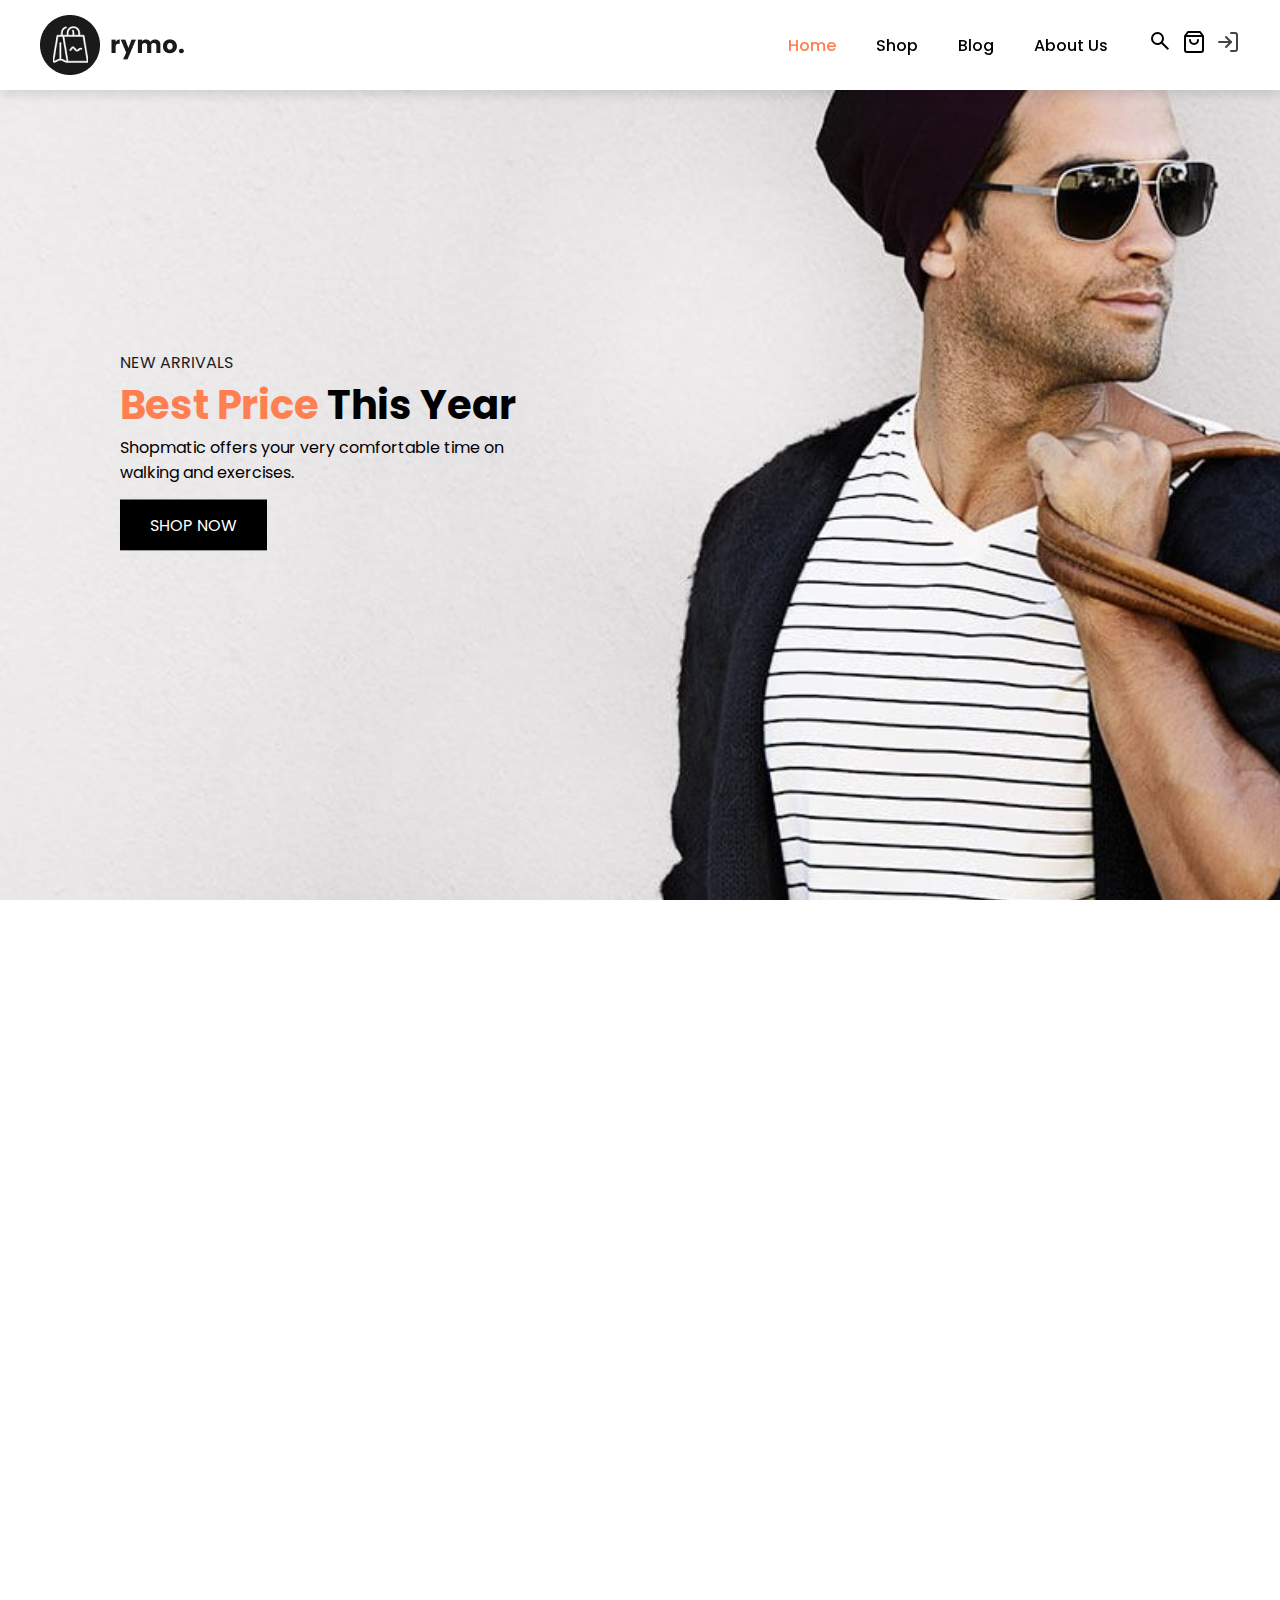
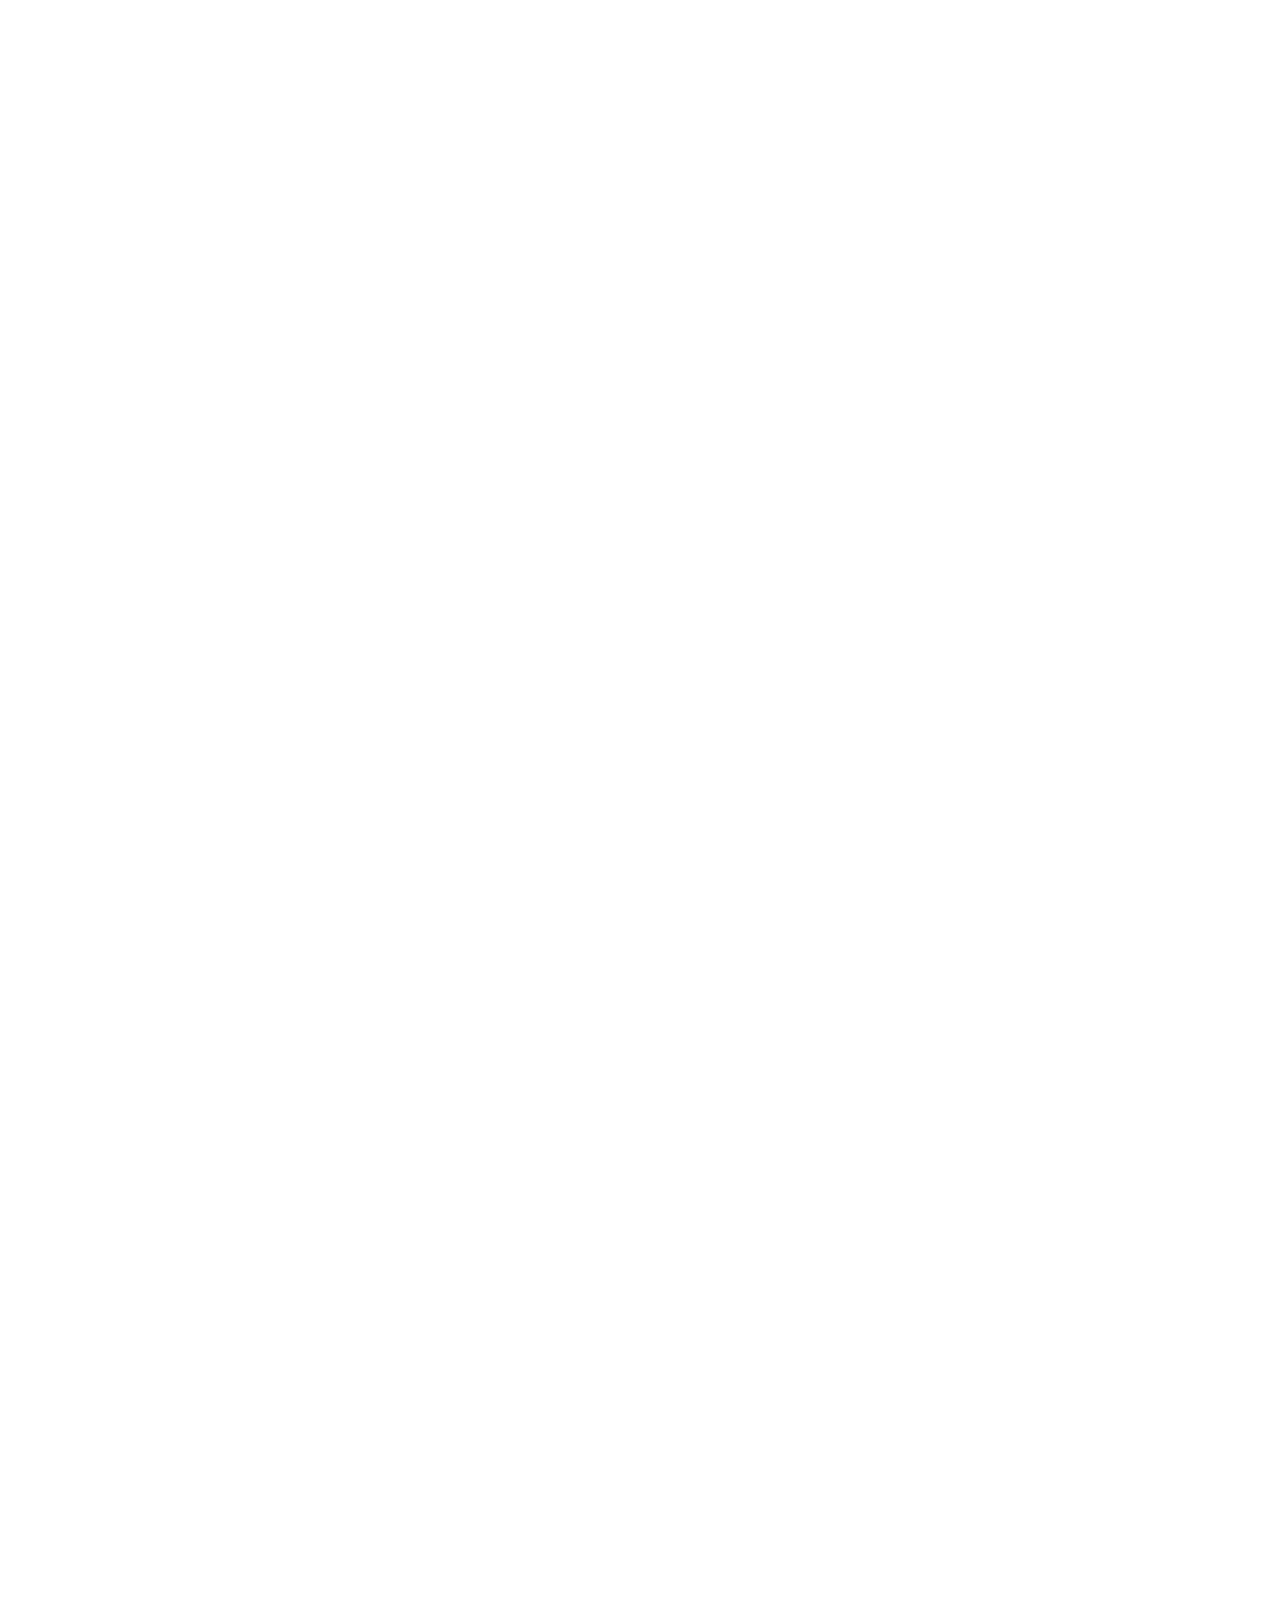
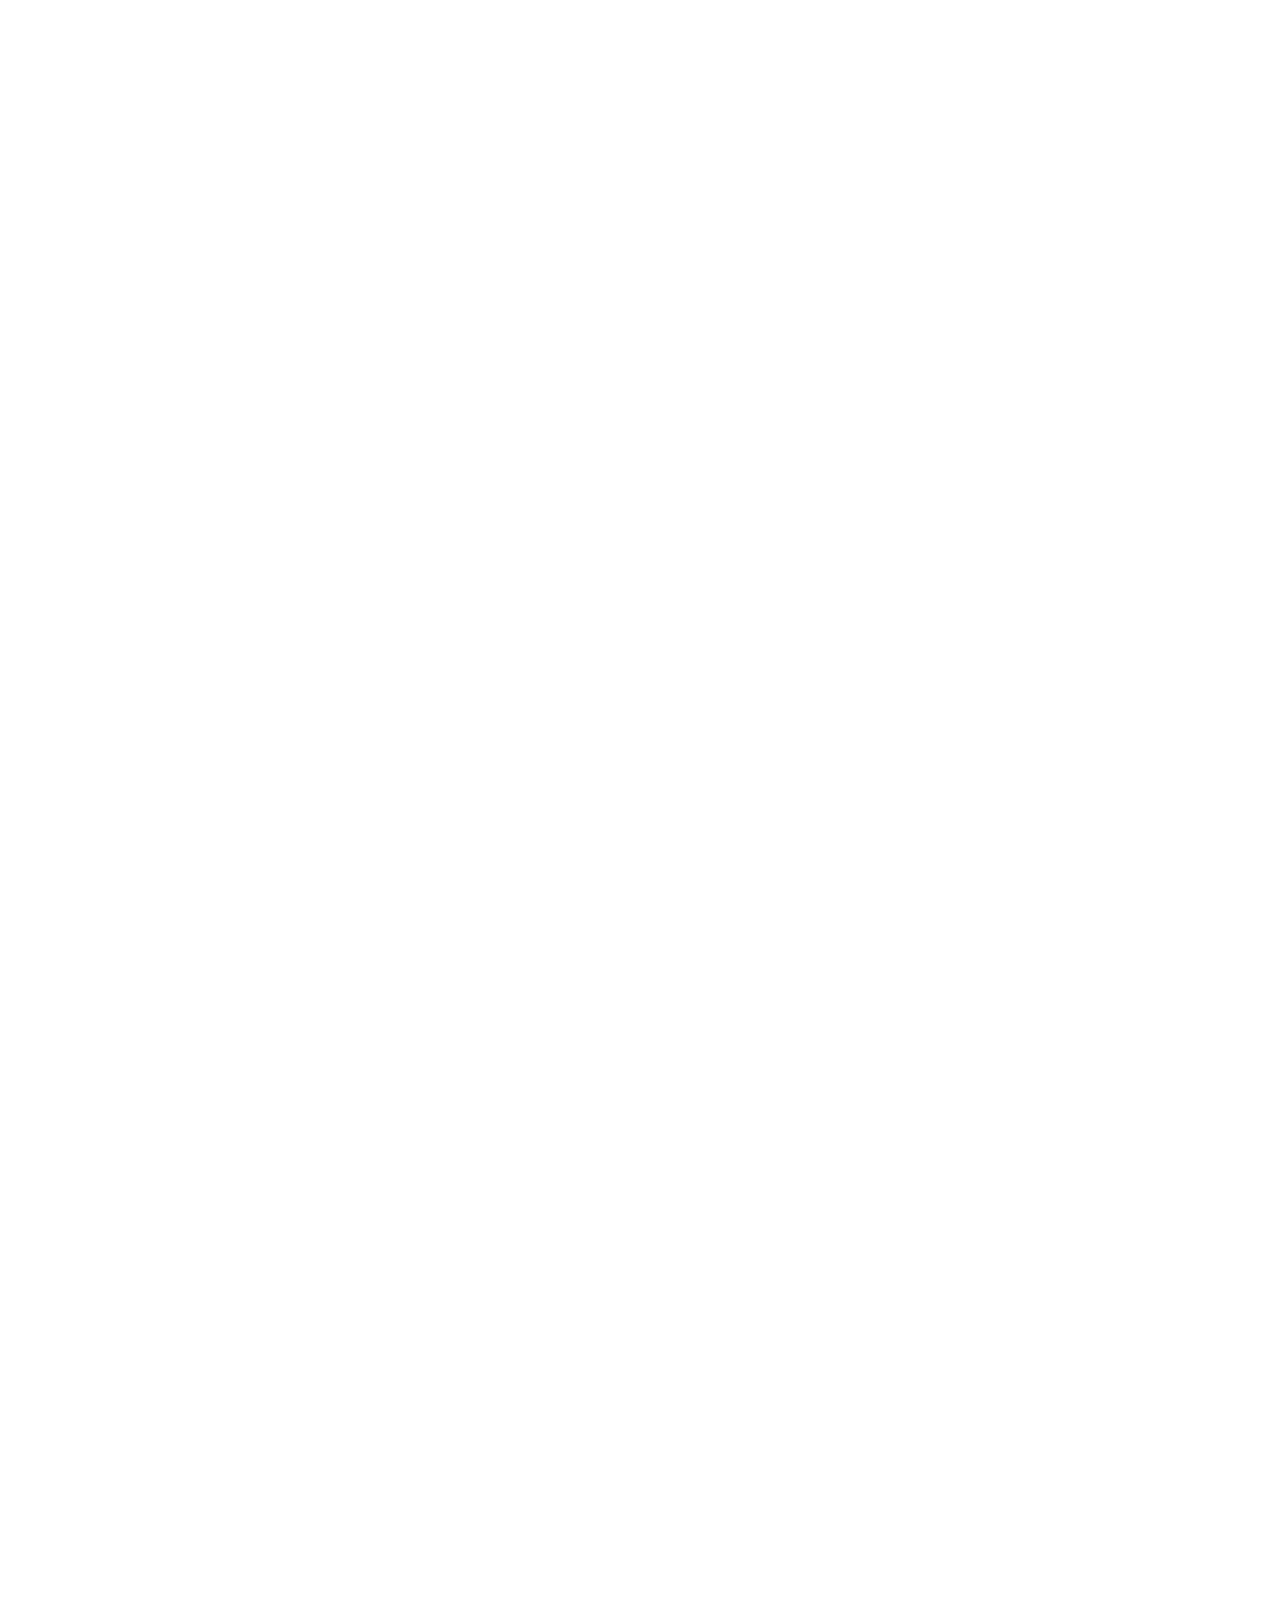
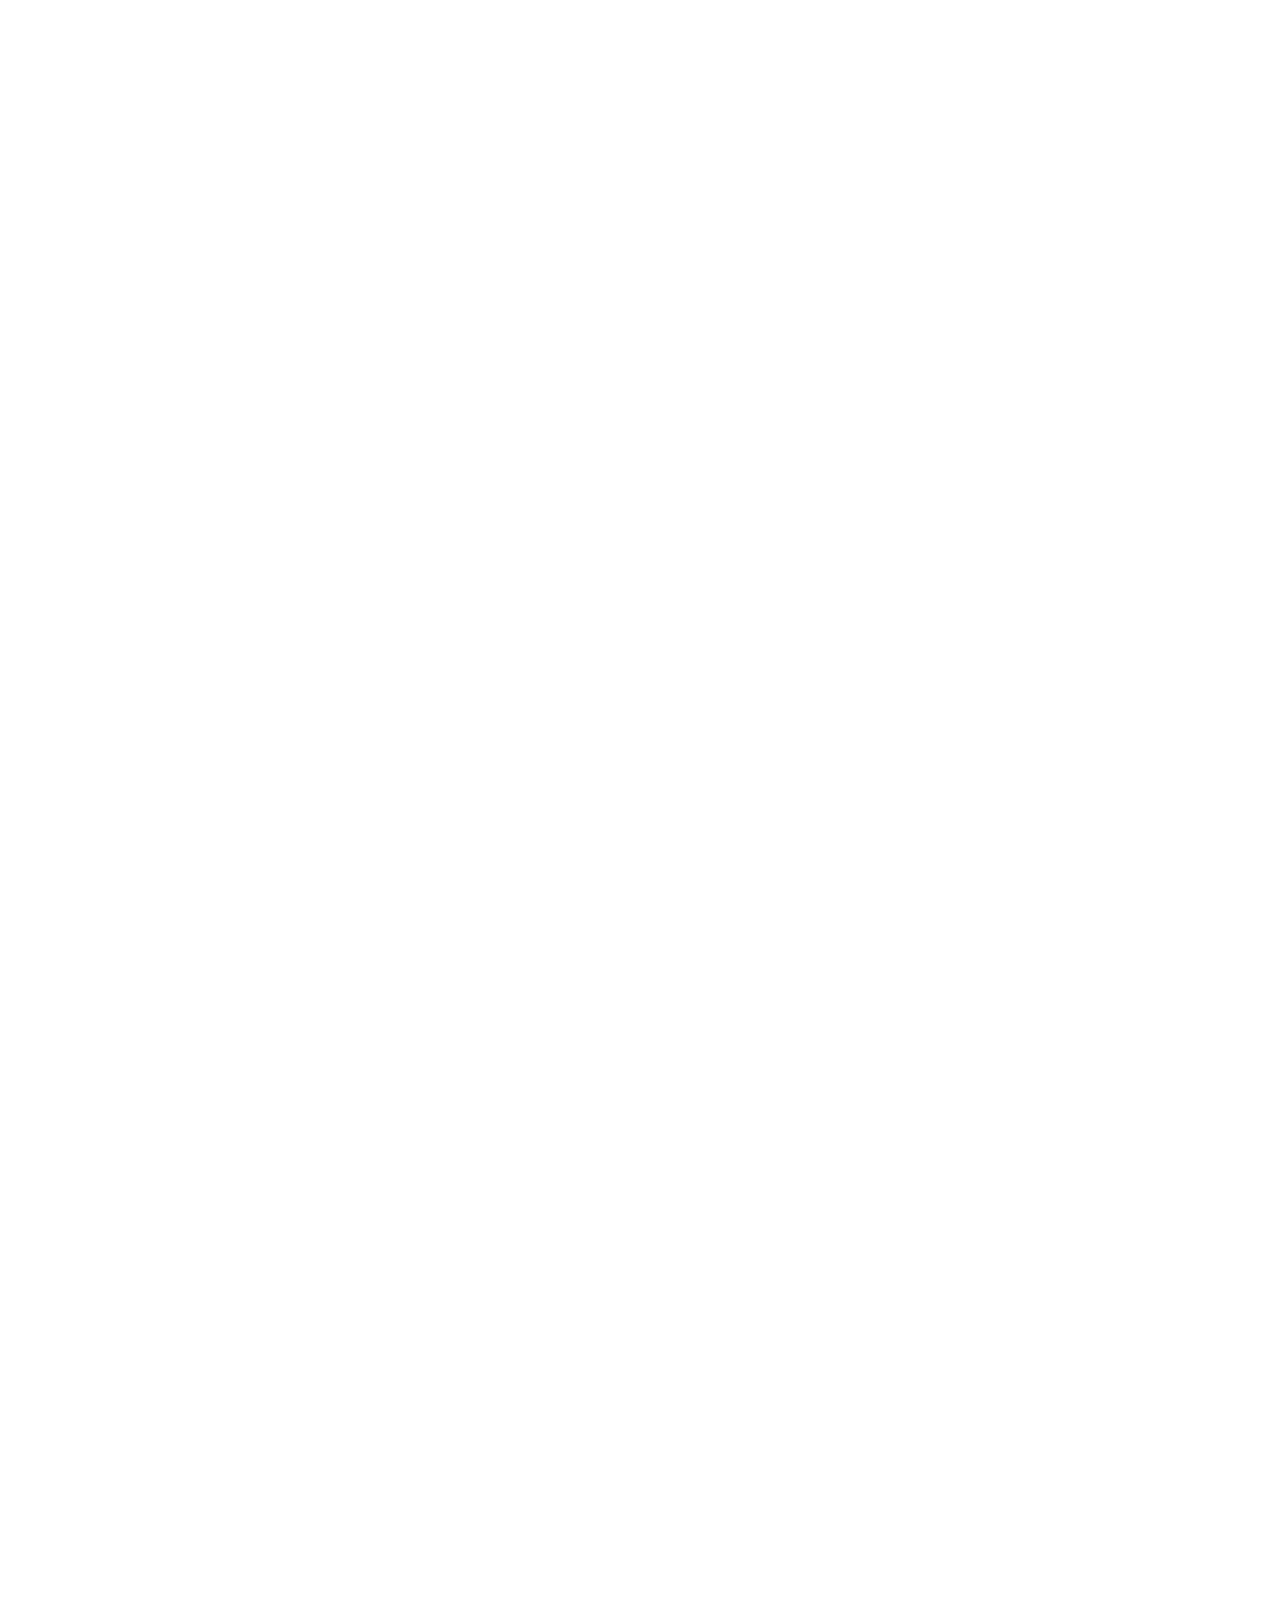
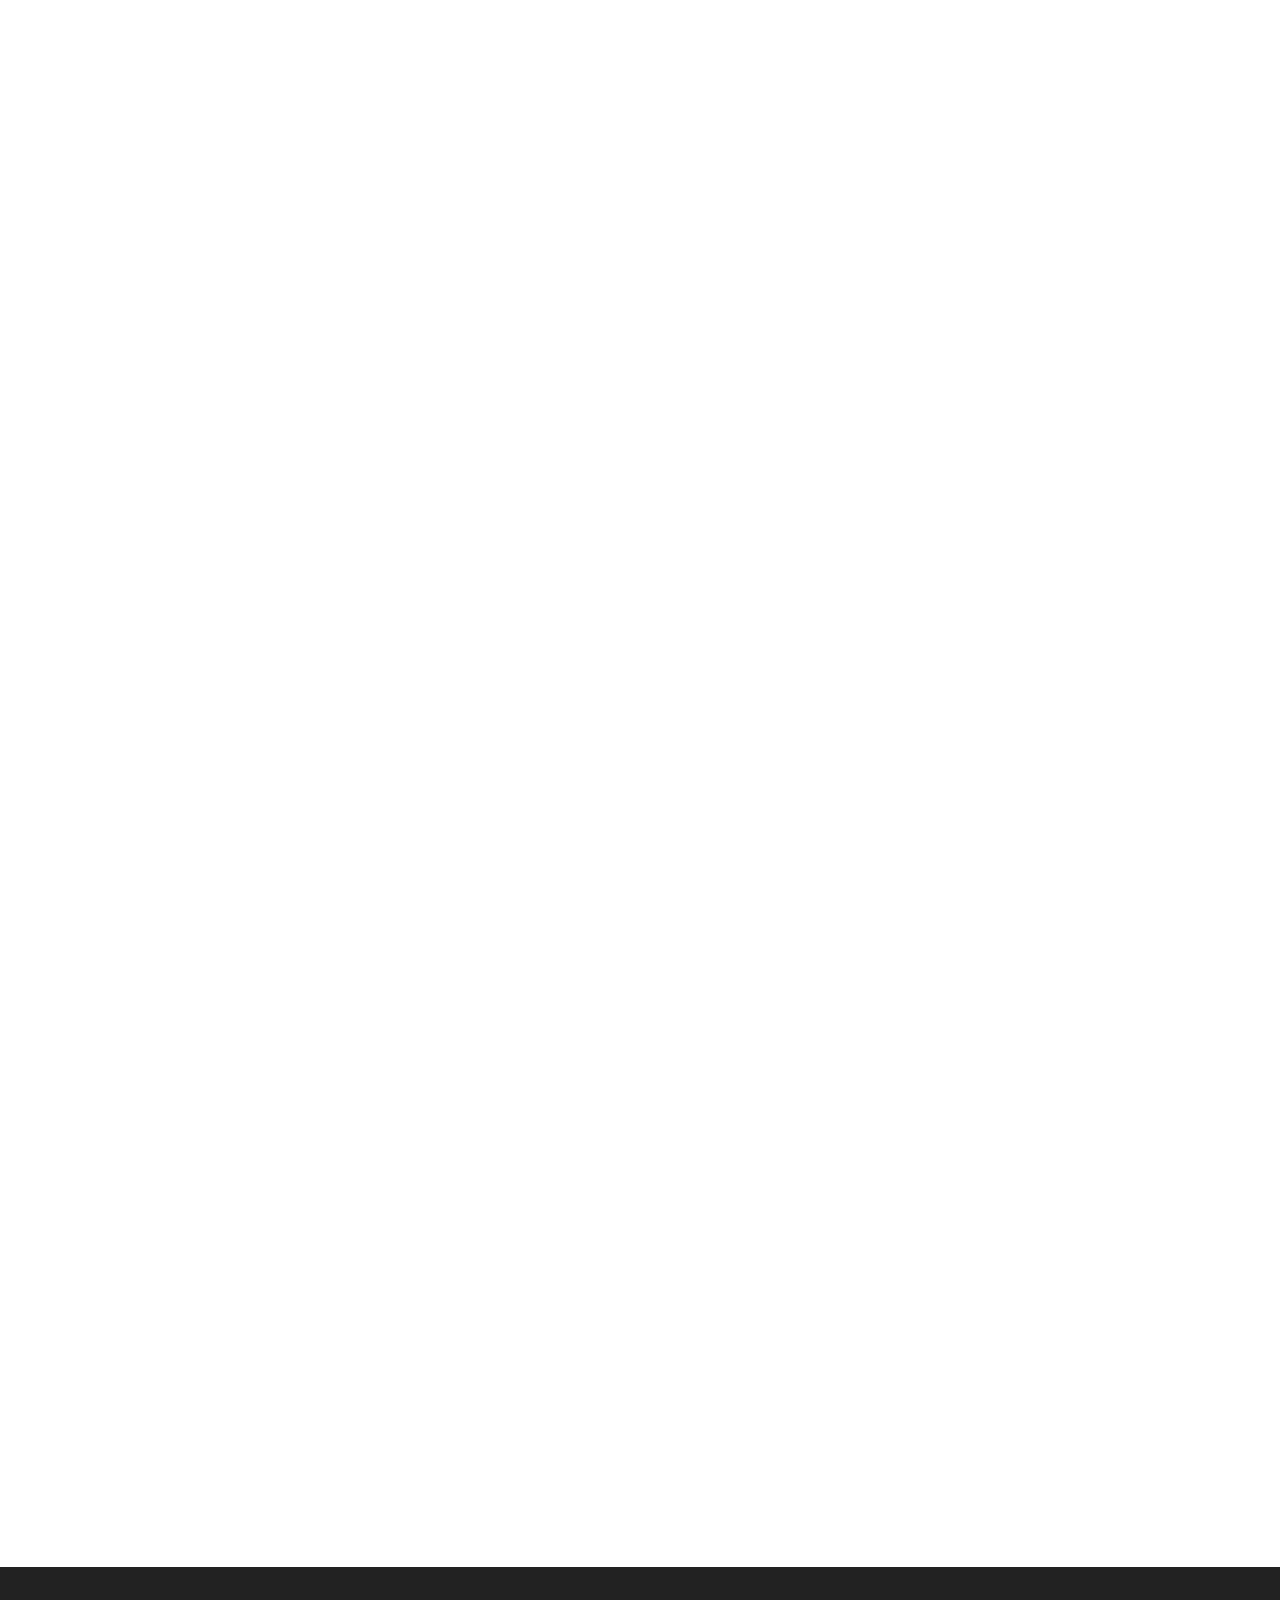
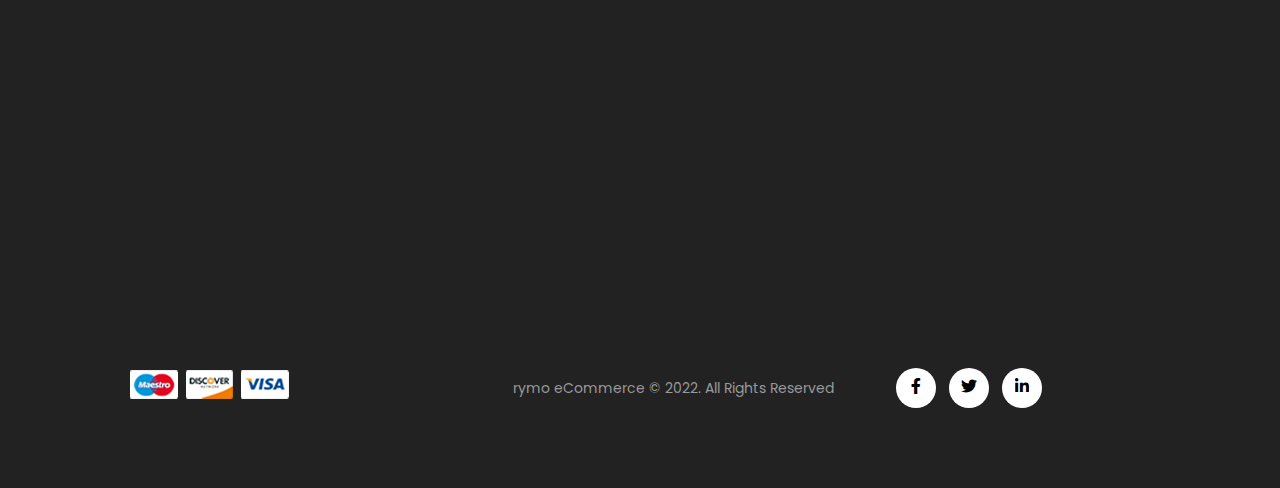
<file: index.html>
<!DOCTYPE html>
<html lang="en">
<head>
    <meta charset="UTF-8">
    <meta name="viewport" content="width=device-width, initial-scale=1.0, maximum-scale= 1.0, user-scalable= 
    no">
    <link rel="stylesheet" href="style.css">
    <link href='https://unpkg.com/boxicons@2.1.4/css/boxicons.min.css' rel='stylesheet'>
    <link rel="stylesheet" href="fontawesome-free-6.4.2-web/css/all.css">
    <link rel="stylesheet" href="https://cdn.jsdelivr.net/npm/bootstrap-icons@1.11.3/font/bootstrap-icons.min.css">
    <link rel="stylesheet" href="https://unpkg.com/aos@next/dist/aos.css"/>
    <title>rymo e-commerce</title>
</head>
<body>
    <div id="search-bar">
        <input type="text" id="search-input" required placeholder="Search...">
        <button id="search-button">
            <svg stroke="currentColor" fill="currentColor" stroke-width="0" viewBox="0 0 512 512" font-size="20" height="1em" width="1em" xmlns="http://www.w3.org/2000/svg">
                <path fill="none" stroke-miterlimit="10" stroke-width="32" d="M221.09 64a157.09 157.09 0 10157.09 157.09A157.1 157.1 0 00221.09 64z"></path>
                <path fill="none" stroke-linecap="round" stroke-miterlimit="10" stroke-width="32" d="M338.29 338.29L448 448"></path>
            </svg>
        </button>
    </div>
    <div id="section1">
        <div id="sidebar">
            <ul>
                <li onclick="HidesideBar()" class="close-sidebar"><svg xmlns="http://www.w3.org/2000/svg" height="30px" viewBox="0 -960 960 960" width="30px" fill="black"><path d="m256-200-56-56 224-224-224-224 56-56 224 224 224-224 56 56-224 224 224 224-56 56-224-224-224 224Z"/></svg></li>
                <li><a href="#section1" onclick="togglesiebar()" class="active">Home</a></li>
                <li><a href="shop.html" onclick="togglesiebar()">Shop</a></li>
                <li><a href="blog.html" onclick="togglesiebar()">Blog</a></li>
                <li><a href="" onclick="togglesiebar()">About Us</a></li>
                <hr>
                <li><a href="login.html" onclick="togglesiebar()">Log in</a></li>
            </ul>
        </div>
        <nav>
            <div class="logo">
                <i class="fa-solid fa-bars" onclick="showsideBar()"></i>
                <img src="img/logo1.png" alt="">
            </div>
            <span>
                <ul>
                    <li><a href="" class="active">Home</a></li>
                    <li><a href="shop.html">Shop</a></li>
                    <li><a href="blog.html">Blog</a></li>
                    <li><a href="">About Us</a></li>
                </ul>
                <div class="icon-wrapper">
                    <i class="search-icon">
                        <svg xmlns="http://www.w3.org/2000/svg" height="24px" viewBox="0 -960 960 960" width="24px" fill="black"><path d="M784-120 532-372q-30 24-69 38t-83 14q-109 0-184.5-75.5T120-580q0-109 75.5-184.5T380-840q109 0 184.5 75.5T640-580q0 44-14 83t-38 69l252 252-56 56ZM380-400q75 0 127.5-52.5T560-580q0-75-52.5-127.5T380-760q-75 0-127.5 52.5T200-580q0 75 52.5 127.5T380-400Z"/></svg>
                    </i>
                    <div class="cart-count-wrapper">
                        <svg xmlns="http://www.w3.org/2000/svg" width="24px" height="24px" fill="none" stroke="currentColor" stroke-width="2" stroke-linecap="round" 
                        stroke-linejoin="round" class=" feather-shopping-bag" id="cart-icon"><path d="M6 2L3 6v14a2 2 0 002 2h14a2 2 0 002-2V6l-3-4zM3 6h18M16 10a4 4 0 01-8 
                        0"></path></svg>
                        <span id="cart-count">0</span>
                    </div>
                    <div class="exit-icon">
                        <svg stroke="currentColor" onclick="window.location.href='login.html'" height="24px" width="24px" fill="none" stroke-width="2" viewBox="0 0 24 24" stroke-linecap="round" stroke-linejoin="round" height="1em" color="#444" width="1em" xmlns="http://www.w3.org/2000/svg" style="color: rgb(68, 68, 68);"><path d="M15 3h4a2 2 0 0 1 2 2v14a2 2 0 0 1-2 2h-4"></path><polyline points="10 17 15 12 10 7"></polyline><line x1="15" y1="12" x2="3" y2="12"></line></svg>
                    </div>
                </div>  
            </span>
        </nav>
        <div class="home">
            <div class="text">
                <h5>NEW ARRIVALS</h5>
                <h1><span>Best Price </span>This Year</h1>
                <p>Shopmatic offers your very comfortable time on walking and exercises.</p> 
                <button onclick="window.location.href = 'shop.html'" data-aos="zoom-in">Shop Now</button>
            </div>
        </div>
    </div>
    <div id="section2" data-aos="fade-up">
        <div class="brand-container">
            <div class="brand">
                <img src="img/brand/1.png" alt="">    
            </div>
            <div class="brand">
                <img src="img/brand/2.png" alt="">    
            </div>
            <div class="brand">
                <img src="img/brand/3.png" alt="">    
            </div>
            <div class="brand">
                <img src="img/brand/4.png" alt="">    
            </div>
            <div class="brand">
                <img src="img/brand/5.png" alt="">    
            </div>
            <div class="brand"> 
                <img src="img/brand/6.png" alt="">    
            </div>
        </div>
        <div class="new-container">
            <div class="new one">
                <div class="img-wrapper">
                    <img src="img/new/1.jpg" alt="">
                </div>
                <div class="text">
                    <h2>Extreme Rare Sneakers</h2>
                    <button class="shop-btn" onclick="window.location.href = 'shop.html'">SHOP NOW</button>
                </div>
            </div>
            <div class="new">
                <div class="img-wrapper">
                    <img src="img/new/2.jpg" alt="">
                </div>
                <div class="text">
                    <h2>Awesome Blank Outfit</h2> 
                    <button class="shop-btn" onclick="window.location.href = 'shop.html'">SHOP NOW</button>
                </div>
            </div>
            <div class="new three">
                <div class="img-wrapper">
                    <img src="img/watches/2.jpg" alt="">
                </div>
                <div class="text">
                    <h2>Sportwear upto 50% Off</h2>
                    <button class="shop-btn" onclick="window.location.href = 'shop.html'">SHOP NOW</button>
                </div>
            </div>
        </div> 
    </div>
    <div id="section3">
        <section class="products">
            <h2 data-aos="fade-down">Our Featured</h2>
            <p data-aos="fade-down">Here you can check out our newproducts with fair price on rymo.</p>
            <div class="product-wrapper" style="overflow: hidden !important;">
                <div class="product" data-id="27" data-aos="fade-up">
                    <img src="img/featured/1.jpg" alt="" class="product-img">
                    <i class="fa fa-eye view" data-id="27"></i>
                    <span>
                        <i class="fa fa-star"></i>
                        <i class="fa fa-star"></i>
                        <i class="fa fa-star"></i>
                        <i class="fa fa-star"></i>
                        <i class="fa fa-star"></i>
                    </span>
                    <p class="product-title">Sport Boots</p>
                    <h4 class="product-price">$123.00</h4>
                    <button class="add-cart">BUY NOW</button>
                </div>
                <div class="product" data-id="28" data-aos="fade-up">
                    <img src="img/featured/2.jpg" alt="" class="product-img">
                    <i class="fa fa-eye view" data-id="28"></i>
                    <span>
                        <i class="fa fa-star"></i>
                        <i class="fa fa-star"></i>
                        <i class="fa fa-star"></i>
                        <i class="fa fa-star"></i>
                        <i class="fa fa-star"></i>
                    </span>
                    <p class="product-title">Casual Shoes</p>
                    <h4 class="product-price">$140.00</h4>
                    <button class="add-cart">BUY NOW</button>
                </div>
                <div class="product" data-id="29" data-aos="fade-up">
                    <img src="img/featured/3.jpg" alt="" class="product-img">
                    <i class="fa fa-eye view" data-id="29"></i>
                    <span>
                        <i class="fa fa-star"></i>
                        <i class="fa fa-star"></i>
                        <i class="fa fa-star"></i>
                        <i class="fa fa-star"></i>
                        <i class="fa fa-star"></i>
                    </span>
                    <p class="product-title">Casual Backpack</p>
                    <h4 class="product-price">$95.00</h4>
                    <button class="add-cart">BUY NOW</button>
                </div>
                <div class="product" data-id="30" data-aos="fade-up">
                    <img src="img/featured/4.jpg" alt="" class="product-img">
                    <i class="fa fa-eye view" data-id="30"></i>
                    <span>
                        <i class="fa fa-star"></i>
                        <i class="fa fa-star"></i> 
                        <i class="fa fa-star"></i>
                        <i class="fa fa-star"></i>
                        <i class="fa fa-star"></i>
                    </span>
                    <p class="product-title">Comfy Knit Cap</p>
                    <h4 class="product-price">$25.99</h4>
                    <button class="add-cart">BUY NOW</button>
                </div>
            </div>
        </section>
    </div>
    <div id="section4">
        <div class="text">
            <h2 data-aos="fade-right">MID SEASONS'S SALE</h2>
            <h1 data-aos="fade-up">Autumn Collection <br>
            UP TO 20% OFF</h1>
            <button class="shop-btn" onclick="window.location.href='shop.html'" data-aos="fade-up">SHOP NOW</button>
        </div>
    </div>
    <div id="section5">
        <section class="products">
            <h2 data-aos="fade-down">Dresses & Jumpsuits</h2>
            <p data-aos="fade-down">Check out Rymo's collection of dresses and jumpsuits at a fair price.</p>
            <div class="product-wrapper">
                <div class="product" data-id="31" data-aos="fade-up">
                    <img src="img/clothes/1.jpg" alt="" class="product-img">
                    <i class="fa fa-eye view" data-id="31"></i>
                    <span>
                        <i class="fa fa-star"></i>
                        <i class="fa fa-star"></i>
                        <i class="fa fa-star"></i>
                        <i class="fa fa-star"></i>
                        <i class="fa-solid fa-star-half-stroke"></i>
                    </span>
                    <p class="product-title">Sleeveless Jumpsuit</p>
                    <h4 class="product-price">$123.00</h4>
                    <button class="add-cart">BUY NOW</button>
                </div>
                <div class="product" data-id="32" data-aos="fade-up">
                    <img src="img/clothes/2.jpg" alt="" class="product-img">
                    <i class="fa fa-eye view" data-id="32"></i>
                    <span>
                        <i class="fa fa-star"></i>
                        <i class="fa fa-star"></i>
                        <i class="fa fa-star"></i>
                        <i class="fa fa-star"></i>
                        <i class="fa fa-star"></i>
                    </span>
                    <p class="product-title">Sheath Dress</p>
                    <h4 class="product-price">$80.00</h4>
                    <button class="add-cart">BUY NOW</button>
                </div>
                <div class="product" data-id="33" data-aos="fade-up">
                    <img src="img/clothes/3.jpg" alt="" class="product-img">
                    <i class="fa fa-eye view" data-id="33"></i>
                    <span>
                        <i class="fa fa-star"></i>
                        <i class="fa fa-star"></i>
                        <i class="fa fa-star"></i>
                        <i class="fa fa-star"></i>
                        <i class="fa-regular fa-star"></i>
                    </span>
                    <p class="product-title">Black T-shirt</p>
                    <h4 class="product-price">$55.00</h4>
                    <button class="add-cart">BUY NOW</button>
                </div>
                <div class="product" data-id="34" data-aos="fade-up">
                    <img src="img/clothes/4.jpg" alt="" class="product-img">
                    <i class="fa fa-eye view" data-id="34"></i>
                    <span>
                        <i class="fa fa-star"></i>
                        <i class="fa fa-star"></i>
                        <i class="fa fa-star"></i>
                        <i class="fa-solid fa-star-half-stroke"></i>
                        <i class="fa-regular fa-star"></i>
                    </span>
                    <p class="product-title">Mic Graphic Tee</p>
                    <h4 class="product-price">$99.00</h4>
                    <button class="add-cart">BUY NOW</button>
                </div>
            </div>
        </section>   
    </div>
    <div id="section6">
        <section class="products">
            <h2 data-aos="fade-down">Best Men's Watches</h2>
            <p data-aos="fade-down">Here you will find the best men's watches at a fair price.</p>
            <div class="product-wrapper">
                <div class="product" data-id="35" data-aos="fade-up">
                    <img src="img/watches/1.jpg" alt="" class="product-img">
                    <i class="fa fa-eye view" data-id="35"></i>
                    <span>
                        <i class="fa fa-star"></i>
                        <i class="fa fa-star"></i>
                        <i class="fa fa-star"></i>
                        <i class="fa fa-star"></i>
                        <i class="fa-regular fa-star"></i>
                    </span>
                    <p class="product-title">Dive Watch</p>
                    <h4 class="product-price">$900.99</h4>
                    <button class="add-cart">BUY NOW</button>
                </div>
                <div class="product" data-id="36" data-aos="fade-up">
                    <img src="img/watches/2.jpg" alt="" class="product-img">
                    <i class="fa fa-eye view" data-id="36"></i>
                    <span>
                        <i class="fa fa-star"></i>
                        <i class="fa fa-star"></i>
                        <i class="fa fa-star"></i>
                        <i class="fa fa-star"></i>
                        <i class="fa-solid fa-star-half-stroke"></i>
                    </span>
                    <p class="product-title">Dress Watch</p>
                    <h4 class="product-price">$806.89</h4>
                    <button class="add-cart">BUY NOW</button>
                </div>
                <div class="product" data-id="37" data-aos="fade-up">
                    <img src="img/watches/3.jpg" alt="" class="product-img">
                    <i class="fa fa-eye view" data-id="37"></i>
                    <span>
                        <i class="fa fa-star"></i>
                        <i class="fa fa-star"></i>
                        <i class="fa fa-star"></i>
                        <i class="fa fa-star"></i>
                        <i class="fa-solid fa-star-half-stroke"></i>
                    </span>
                    <p class="product-title">Silver Watch</p>
                    <h4 class="product-price">$775.00</h4>
                    <button class="add-cart">BUY NOW</button>
                </div>
                <div class="product" data-id="38" data-aos="fade-up">
                    <img src="img/watches/4.jpg" alt="" class="product-img">
                    <i class="fa fa-eye view" data-id="38"></i>
                    <span>
                        <i class="fa fa-star"></i>
                        <i class="fa fa-star"></i>
                        <i class="fa fa-star"></i>
                        <i class="fa-solid fa-star-half-stroke"></i>
                        <i class="fa-regular fa-star"></i>
                    </span>
                    <p class="product-title">Chronograph Watch</p>
                    <h4 class="product-price">$1009.90</h4>
                    <button class="add-cart">BUY NOW</button>
                </div>
            </div>
        </section>   
    </div>
    <div id="section7">
        <section class="products">
            <h2 data-aos="fade-down">Running Shoes</h2>
            <p data-aos="fade-down">Here at Rymo you will find men's shoes of various types at a fair price.</p>
            <div class="product-wrapper">
                <div class="product" data-id="39" data-aos="fade-up">
                    <img src="img/shoes/8.jpg" alt="" class="product-img">
                    <i class="fa fa-eye view" data-id="39"></i>
                    <span>
                        <i class="fa fa-star"></i>
                        <i class="fa fa-star"></i>
                        <i class="fa fa-star"></i>
                        <i class="fa fa-star"></i>
                        <i class="fa-solid fa-star-half-stroke"></i>
                    </span>
                    <p class="product-title">Casual Shoes</p>
                    <h4 class="product-price">$65.89</h4>
                    <button class="add-cart">BUY NOW</button>
                </div>
                <div class="product" data-id="40" data-aos="fade-up">
                    <img src="img/shoes/7.jpg" alt="" class="product-img">
                    <i class="fa fa-eye view" data-id="40"></i>
                    <span>
                        <i class="fa fa-star"></i>
                        <i class="fa fa-star"></i>
                        <i class="fa fa-star"></i>
                        <i class="fa fa-star"></i>
                        <i class="fa fa-star"></i>
                    </span>
                    <p class="product-title">Brown Shoes</p>
                    <h4 class="product-price">$78.50</h4>
                    <button class="add-cart">BUY NOW</button>
                </div>
                <div class="product" data-id="41" data-aos="fade-up"> 
                    <img src="img/shoes/6.jpg" alt="" class="product-img">
                    <i class="fa fa-eye view" data-id="41"></i>
                    <span>
                        <i class="fa fa-star"></i>
                        <i class="fa fa-star"></i>
                        <i class="fa fa-star"></i>
                        <i class="fa fa-star"></i>
                        <i class="fa-regular fa-star"></i>
                    </span>
                    <p class="product-title">Classic Shoes</p>
                    <h4 class="product-price">$59.90</h4>
                    <button class="add-cart">BUY NOW</button>
                </div>
                <div class="product" data-id="42" data-aos="fade-up">
                    <img src="img/shoes/5.jpg" alt="" class="product-img">
                    <i class="fa fa-eye view" data-id="42"></i>
                    <span>
                        <i class="fa fa-star"></i>
                        <i class="fa fa-star"></i>
                        <i class="fa fa-star"></i>
                        <i class="fafa-star"></i>
                        <i class="fa-regular fa-star"></i>
                    </span>
                    <p class="product-title">Leather Shoes</p>
                    <h4 class="product-price">$63.99</h4>
                    <button class="add-cart">BUY NOW</button>
                </div>
            </div>
        </section>   
    </div>
    <footer>
        <div class="text" data-aos="fade-down">
            <div class="wrapper one">
                <img src="img/logo2.png" alt="">
                <p>Lorem ipsum dolor sit amet, consectetur adipisicing elit. Ut nostrum temporibus nulla voluptas inventore totam, facilis quasi illum</p>
            </div>
            <div class="wrapper two">
                <h4>Featured</h4>
                <li>
                    <a href="shop.html">MEN</a>
                    <a href="shop.html">WOMEN</a>
                    <a href="shop.html">BOYS</a>
                    <a href="shop.html">GIRLS</a>
                    <a href="shop.html">NEW ARRIVALS</a>
                    <a href="shop.html">SHOES</a>
                    <a href="shop.html">CLOTHES</a>
                </li>
            </div>
            <div class="wrapper three">  
                <h4>Contact us</h4>
                <p>ADDRESS <br>
                   <span>123 Street Name, City, US</span>
                </p>
                <p>PHONE<br>
                    <span>(123) 456-7890</span>
                 </p>
                 <p>EMAIL<br>
                    <span>rymo@mail.com</span>
                 </p>
            </div>
            <div class="wrapper four"> 
                <h4>Instagram</h4>
                <div>
                    <img src="img/insta/1.jpg" alt="">
                    <img src="img/insta/2.jpg" alt="">
                    <img src="img/insta/3.jpg" alt="">
                    <img src="img/insta/4.jpg" alt="">
                    <img src="img/insta/5.jpg" alt="">         
                </div>
            </div>
        </div>
        <div class="copyright">
            <span>
                <img src="img/payment.png" alt="">
            </span>
            <span>
                <p>rymo eCommerce © 2022. All Rights Reserved</p>
            </span>
            <div class="social-wrapper">
                <div class="social">
                    <a href=""><i class="fa-brands fa-facebook-f"></i></a>
                </div>
                <div class="social">
                    <a href=""><i class="fa-brands fa-twitter"></i></a>
                </div>
                <div class="social">
                    <a href=""><i class="fa-brands fa-linkedin-in"></i></a>
                </div>
            </div>
        </div>
    </footer>
    <div class="cart">
    <!--CART CLOSE-->
    <svg xmlns="http://www.w3.org/2000/svg" height="30px" viewBox="0 -960 960 960" width="30px" fill="black" id="cart-close"><path d="m256-200-56-56 224-224-224-224 56-56 224 224 224-224 56 56-224 224 224 224-56 56-224-224-224 224Z"/></svg>  
        <h2 class="cart-title">Your Cart(<span id="cart-title-count">0</span>)</h2>   
        <div class="cart-content">
        </div>
        <!--TOTAL-->
        <div class="total">
            <div class="total-title">Total</div>
            <div class="total-price">$0</div> 
        </div>
        <!--BUY BUTTON--> 
        <button type="button" class="btn-buy">CHECKOUT</button>    
</div>
    <script src="index.js"></script>
    <script src="https://unpkg.com/aos@next/dist/aos.js"></script>
    <script>
        AOS.init({
          delay:20,
          duration:800,
          once:true,
        });
      </script>
</body>
</html>
</file>
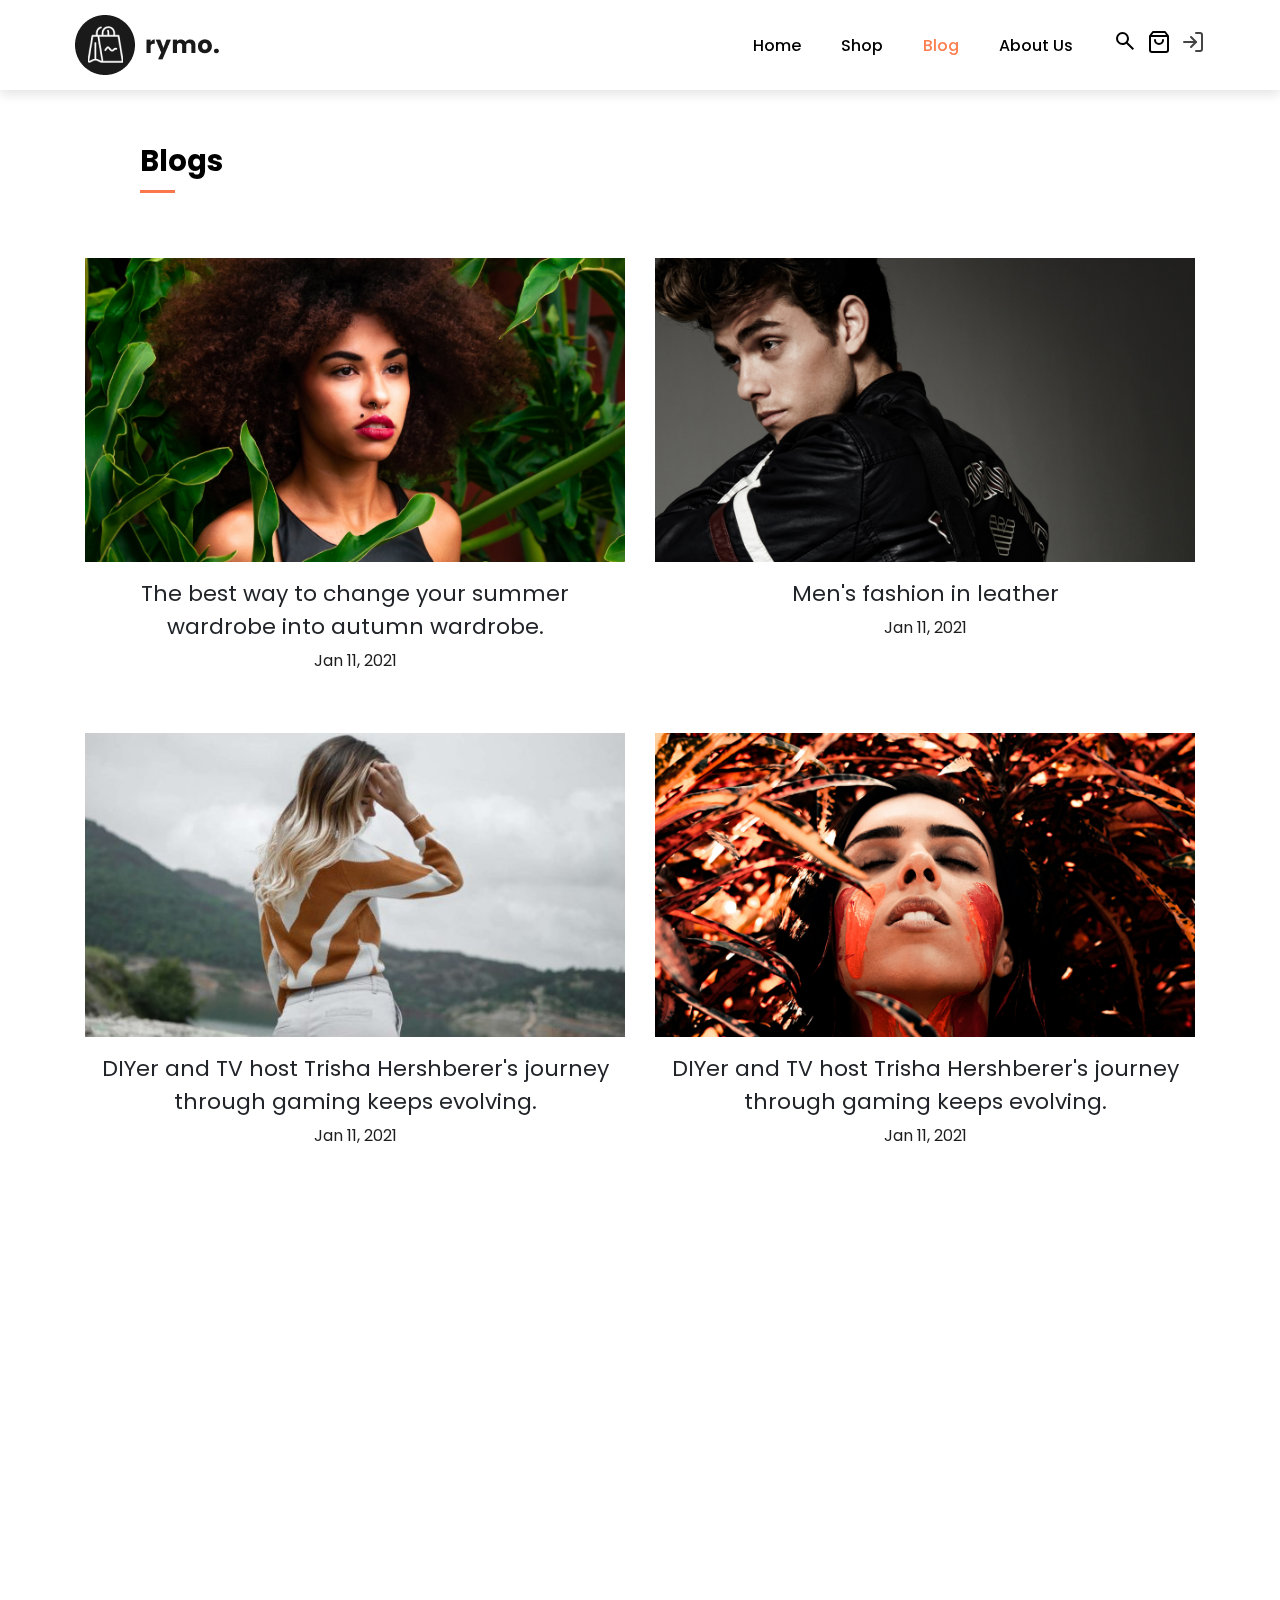
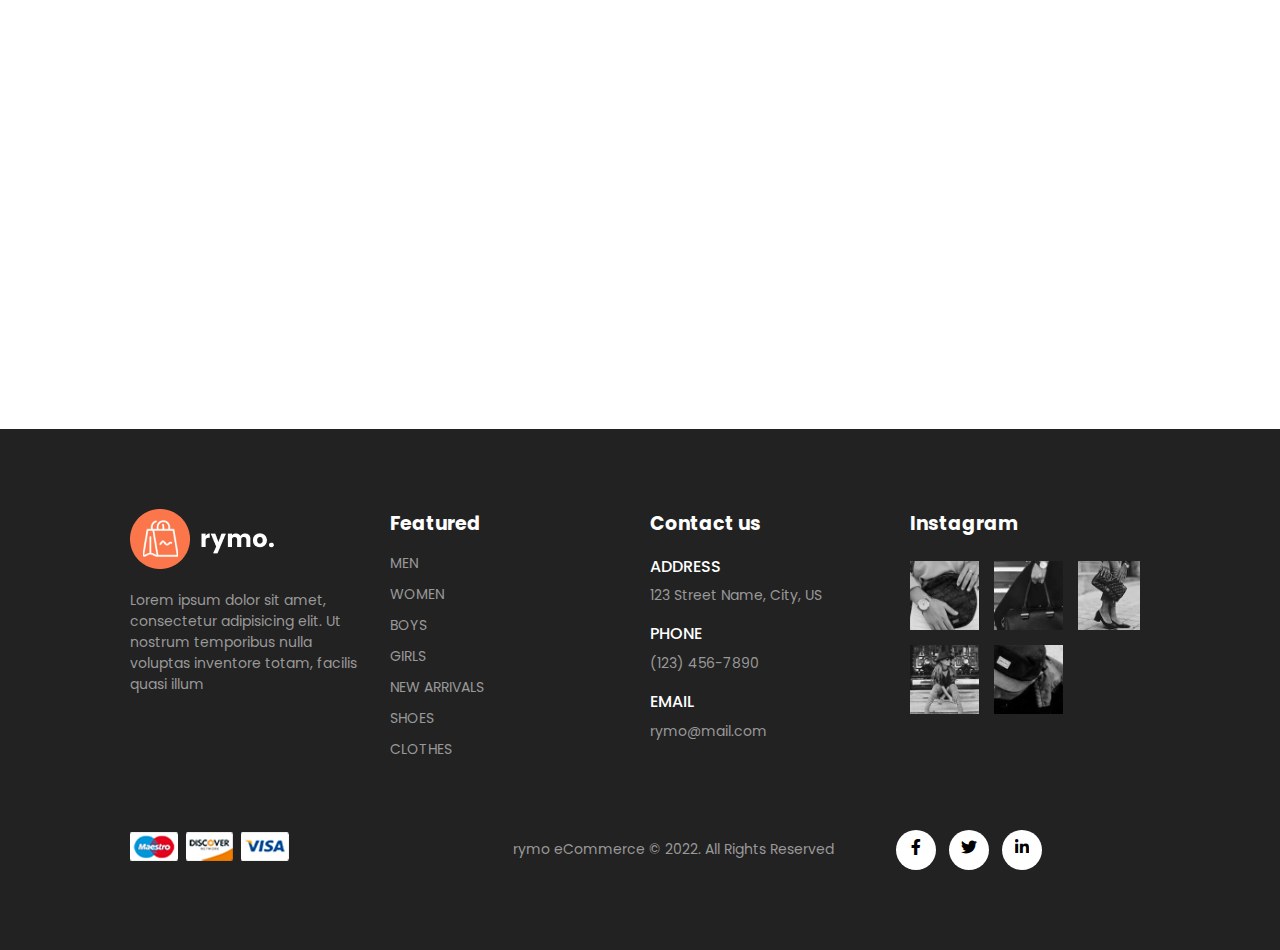
<file: blog.html>
<!DOCTYPE html>
<html lang="en">
<head>
    <meta charset="UTF-8">
    <meta name="viewport" content="width=device-width, initial-scale=1.0, maximum-scale= 1.0, user-scalable= 
    no">
    <link rel="stylesheet" href="style.css">
    <link href='https://unpkg.com/boxicons@2.1.4/css/boxicons.min.css' rel='stylesheet'>
    <link rel="stylesheet" href="fontawesome-free-6.4.2-web/css/all.css">
    <link rel="stylesheet" href="https://cdn.jsdelivr.net/npm/bootstrap-icons@1.11.3/font/bootstrap-icons.min.css">
    <link rel="stylesheet" href="https://unpkg.com/aos@next/dist/aos.css"/>
    <title>Blog</title>
</head>
<body>
    <div id="search-bar">
        <input type="text" id="search-input" required placeholder="Search...">
        <button id="search-button">
            <svg stroke="currentColor" fill="currentColor" stroke-width="0" viewBox="0 0 512 512" font-size="20" height="1em" width="1em" xmlns="http://www.w3.org/2000/svg">
                <path fill="none" stroke-miterlimit="10" stroke-width="32" d="M221.09 64a157.09 157.09 0 10157.09 157.09A157.1 157.1 0 00221.09 64z"></path>
                <path fill="none" stroke-linecap="round" stroke-miterlimit="10" stroke-width="32" d="M338.29 338.29L448 448"></path>
            </svg>
        </button>
    </div>
    <div class="blog-nav">
        <div id="sidebar">
            <ul>
                <li onclick="HidesideBar()" class="close-sidebar"><svg xmlns="http://www.w3.org/2000/svg" height="30px" viewBox="0 -960 960 960" width="30px" fill="black"><path d="m256-200-56-56 224-224-224-224 56-56 224 224 224-224 56 56-224 224 224 224-56 56-224-224-224 224Z"/></svg></li>
                <li><a href="index.html" onclick="togglesiebar()">Home</a></li>
                <li><a href="shop.html" onclick="togglesiebar()">Shop</a></li>
                <li><a href="blog.html" onclick="togglesiebar()" class="active">Blog</a></li>
                <li><a href="" onclick="togglesiebar()">About Us</a></li>
                <hr>
                <li><a href="login.html" onclick="togglesiebar()">Log in</a></li>
            </ul>
        </div>
        <nav>
            <div class="logo">
                <i class="fa-solid fa-bars" onclick="showsideBar()"></i>
                <img src="img/logo1.png" alt="">
            </div>
            <span>
                <ul>
                    <li><a href="index.html">Home</a></li>
                    <li><a href="shop.html">Shop</a></li>
                    <li><a href="blog.html" class="active">Blog</a></li>
                    <li><a href="">About Us</a></li>
                </ul>
                <div class="icon-wrapper">
                    <i class="search-icon">
                        <svg xmlns="http://www.w3.org/2000/svg" height="24px" viewBox="0 -960 960 960" width="24px" fill="black"><path d="M784-120 532-372q-30 24-69 38t-83 14q-109 0-184.5-75.5T120-580q0-109 75.5-184.5T380-840q109 0 184.5 75.5T640-580q0 44-14 83t-38 69l252 252-56 56ZM380-400q75 0 127.5-52.5T560-580q0-75-52.5-127.5T380-760q-75 0-127.5 52.5T200-580q0 75 52.5 127.5T380-400Z"/></svg>
                    </i>
                    <div class="cart-count-wrapper">
                        <svg xmlns="http://www.w3.org/2000/svg" width="24" height="24" fill="none" stroke="currentColor" stroke-width="2" stroke-linecap="round" 
                        stroke-linejoin="round" class=" feather-shopping-bag" id="cart-icon"><path d="M6 2L3 6v14a2 2 0 002 2h14a2 2 0 002-2V6l-3-4zM3 6h18M16 10a4 4 0 01-8 
                        0"></path></svg>
                        <span id="cart-count">0</span>
                    </div>
                    <div class="exit-icon">
                        <svg stroke="currentColor" onclick="window.location.href='login.html'" height="24px" width="24px" fill="none" stroke-width="2" viewBox="0 0 24 24" stroke-linecap="round" stroke-linejoin="round" height="1em" color="#444" width="1em" xmlns="http://www.w3.org/2000/svg" style="color: rgb(68, 68, 68);"><path d="M15 3h4a2 2 0 0 1 2 2v14a2 2 0 0 1-2 2h-4"></path><polyline points="10 17 15 12 10 7"></polyline><line x1="15" y1="12" x2="3" y2="12"></line></svg>
                    </div>
                </div>  
            </span>
        </nav>
    </div>
    <div id="blog">
        <h1 data-aos="fade-down">Blogs</h1>
        <div class="line-wrapper" data-aos="fade-down">
            <hr>
        </div>
        <div class="posts">
            <div class="blog-wrapper" data-aos="fade-right">
                <div class="image-wrapper">
                    <img src="img/blog/1.jpg" alt="">
                </div>
                <p>The best way to change your summer wardrobe into autumn wardrobe.</p>
                <h5>Jan 11, 2021</h5>
            </div>
            <div class="blog-wrapper" data-aos="fade-left">
                <div class="image-wrapper">
                    <img src="img/blog/2.jpg" alt="">
                </div>
                <p>Men's fashion in leather</p>
                <h5>Jan 11, 2021</h5>
            </div>
            <div class="blog-wrapper" data-aos="fade-up">
                <div class="image-wrapper">
                    <img src="img/blog/3.jpg" alt="">
                </div>
                <p>DIYer and TV host Trisha Hershberer's journey through gaming keeps evolving.</p>
                <h5>Jan 11, 2021</h5>
            </div>
            <div class="blog-wrapper" data-aos="fade-up">
                <div class="image-wrapper">
                    <img src="img/blog/4.jpg" alt="">
                </div>
                <p>DIYer and TV host Trisha Hershberer's journey through gaming keeps evolving.</p>
                <h5>Jan 11, 2021</h5>
            </div>
            <div class="banner" data-aos="zoom-in">
                <img src="img/blog/banner.webp" alt="banner">
            </div>
            <div class="blog-wrapper other" data-aos="fade-up">
                <div class="image-wrapper">  
                    <img src="img/blog/1.webp" alt="">
                </div>
                <p>The best way to change your summer wardrobe into autumn wardrobe.</p>
            </div>
            <div class="blog-wrapper other" data-aos="fade-up">
                <div class="image-wrapper">
                    <img src="img/blog/3.webp" alt="">
                </div>
                <p>Lenovo's smarter devices stoke professional passions</p>
            </div>
            <div class="blog-wrapper other" data-aos="fade-up">
                <div class="image-wrapper">
                    <img src="img/blog/2.webp" alt="">
                </div>
                <p>Take a 3D tour through a Microsoft datacenter.</p>
            </div>
        </div>
    </div>
    <footer>
        <div class="text">
            <div class="wrapper one">
                <img src="img/logo2.png" alt="">
                <p>Lorem ipsum dolor sit amet, consectetur adipisicing elit. Ut nostrum temporibus nulla voluptas inventore totam, facilis quasi illum</p>
            </div>
            <div class="wrapper two">
                <h4>Featured</h4>
                <li>
                    <a href="shop.html">MEN</a>
                    <a href="shop.html">WOMEN</a>
                    <a href="shop.html">BOYS</a>
                    <a href="shop.html">GIRLS</a>
                    <a href="shop.html">NEW ARRIVALS</a>
                    <a href="shop.html">SHOES</a>
                    <a href="shop.html">CLOTHES</a>
                </li>
            </div>
            <div class="wrapper three"> 
                <h4>Contact us</h4>
                <p>ADDRESS <br>
                   <span>123 Street Name, City, US</span>
                </p>
                <p>PHONE<br>
                    <span>(123) 456-7890</span>
                 </p>
                 <p>EMAIL<br>
                    <span>rymo@mail.com</span>
                 </p>
            </div>
            <div class="wrapper four"> 
                <h4>Instagram</h4>
                <div>
                    <img src="img/insta/1.jpg" alt="">
                    <img src="img/insta/2.jpg" alt="">
                    <img src="img/insta/3.jpg" alt="">
                    <img src="img/insta/4.jpg" alt="">
                    <img src="img/insta/5.jpg" alt="">         
                </div>
            </div>
        </div>
        <div class="copyright">
            <span>
                <img src="img/payment.png" alt="">
            </span>
            <span>
                <p>rymo eCommerce © 2022. All Rights Reserved</p>
            </span>
            <div class="social-wrapper">
                <div class="social">
                    <a href=""><i class="fa-brands fa-facebook-f"></i></a>
                </div>
                <div class="social">
                    <a href=""><i class="fa-brands fa-twitter"></i></a>
                </div>
                <div class="social">
                    <a href=""><i class="fa-brands fa-linkedin-in"></i></a>
                </div>
            </div>
        </div>
    </footer>
    <div class="cart">
        <!--CART CLOSE-->
        <svg xmlns="http://www.w3.org/2000/svg" height="30px" viewBox="0 -960 960 960" width="30px" fill="black" id="cart-close"><path d="m256-200-56-56 224-224-224-224 56-56 224 224 224-224 56 56-224 224 224 224-56 56-224-224-224 224Z"/></svg>  
            <h2 class="cart-title">Your Cart(<span id="cart-title-count">0</span>)</h2>    
            <div class="cart-content">
            </div>
            <!--TOTAL-->
            <div class="total">
                <div class="total-title">Total</div>
                <div class="total-price">$0</div> 
            </div>
            <!--BUY BUTTON-->
            <button type="button" class="btn-buy">CHECKOUT</button>    
    </div>
    <script src="index.js"></script>
    <script src="https://unpkg.com/aos@next/dist/aos.js"></script>
    <script>
        AOS.init({
          delay:20,
          duration:800,
          once:true,
        });
      </script>
</body>
</html>
</file>
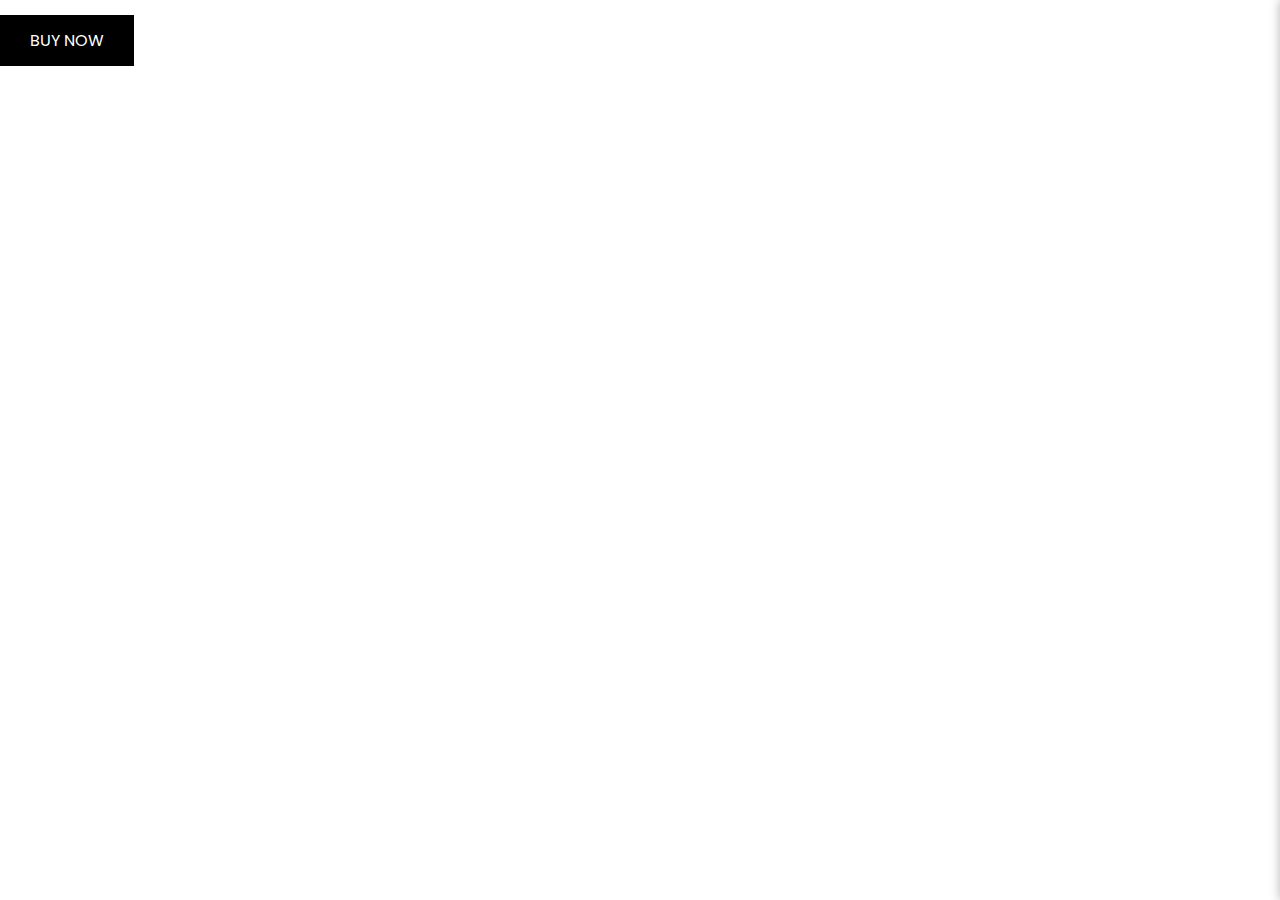
<file: cart.html>
<!DOCTYPE html>
<html lang="en">

    <head>
        <meta charset="UTF-8">
        <meta http-equiv="X-UA-Compatible" content="IE=edge">
        <meta name="viewport" content="width=device-width, initial-scale=1.0">
        <title>Tutorial</title>

        <link rel="stylesheet" href="https://stackpath.bootstrapcdn.com/bootstrap/4.1.3/css/bootstrap.min.css"
            integrity="sha384-MCw98/SFnGE8fJT3GXwEOngsV7Zt27NXFoaoApmYm81iuXoPkFOJwJ8ERdknLPMO" crossorigin="anonymous">

        <link rel="stylesheet" href="https://pro.fontawesome.com/releases/v5.10.0/css/all.css" />

        <link rel="stylesheet" href="style.css">
    </head>

    <body>
        <div> </div>
        <button class="buy-now-btn">Buy Now</button>
<div id="cart" class="cart">
    <!-- Cart content will be dynamically added here -->
</div>
<style>
    .cart {
    position: fixed;
    top: 0;
    right: -300px; /* Initially off-screen */
    width: 300px;
    height: 100%;
    background-color: #fff;
    z-index: 1000;
    transition: right 0.3s ease;
    box-shadow: 0 0 10px rgba(0, 0, 0, 0.3);
}
.cart.open {
    right: 0; /* Slides in when opened */
}

</style>
<script>
    document.addEventListener('DOMContentLoaded', function() {
    var buyNowBtn = document.querySelector('.buy-now-btn');
    var cart = document.getElementById('cart');

    buyNowBtn.addEventListener('click', function() {
        // Add logic to add item to cart here
        var item = document.createElement('div');
        item.textContent = "Item Name"; // Example item name

        // Create a delete button for this item
        var deleteBtn = document.createElement('button');
        deleteBtn.textContent = 'Delete';
        deleteBtn.classList.add('delete-btn');
        deleteBtn.addEventListener('click', function() {
            // Remove the item when delete button is clicked
            cart.removeChild(item);
        });

        // Append item and delete button to cart
        item.appendChild(deleteBtn);
        cart.appendChild(item);

        // Slide in the cart
        cart.classList.add('open');
    });
});

</script>

        <script src="https://cdn.jsdelivr.net/npm/@popperjs/core@2.9.1/dist/umd/popper.min.js"
            integrity="sha384-SR1sx49pcuLnqZUnnPwx6FCym0wLsk5JZuNx2bPPENzswTNFaQU1RDvt3wT4gWFG"
            crossorigin="anonymous"></script>
        <script src="https://cdn.jsdelivr.net/npm/bootstrap@5.0.0-beta3/dist/js/bootstrap.min.js"
            integrity="sha384-j0CNLUeiqtyaRmlzUHCPZ+Gy5fQu0dQ6eZ/xAww941Ai1SxSY+0EQqNXNE6DZiVc"
            crossorigin="anonymous"></script>
    </body>

</html>
</file>
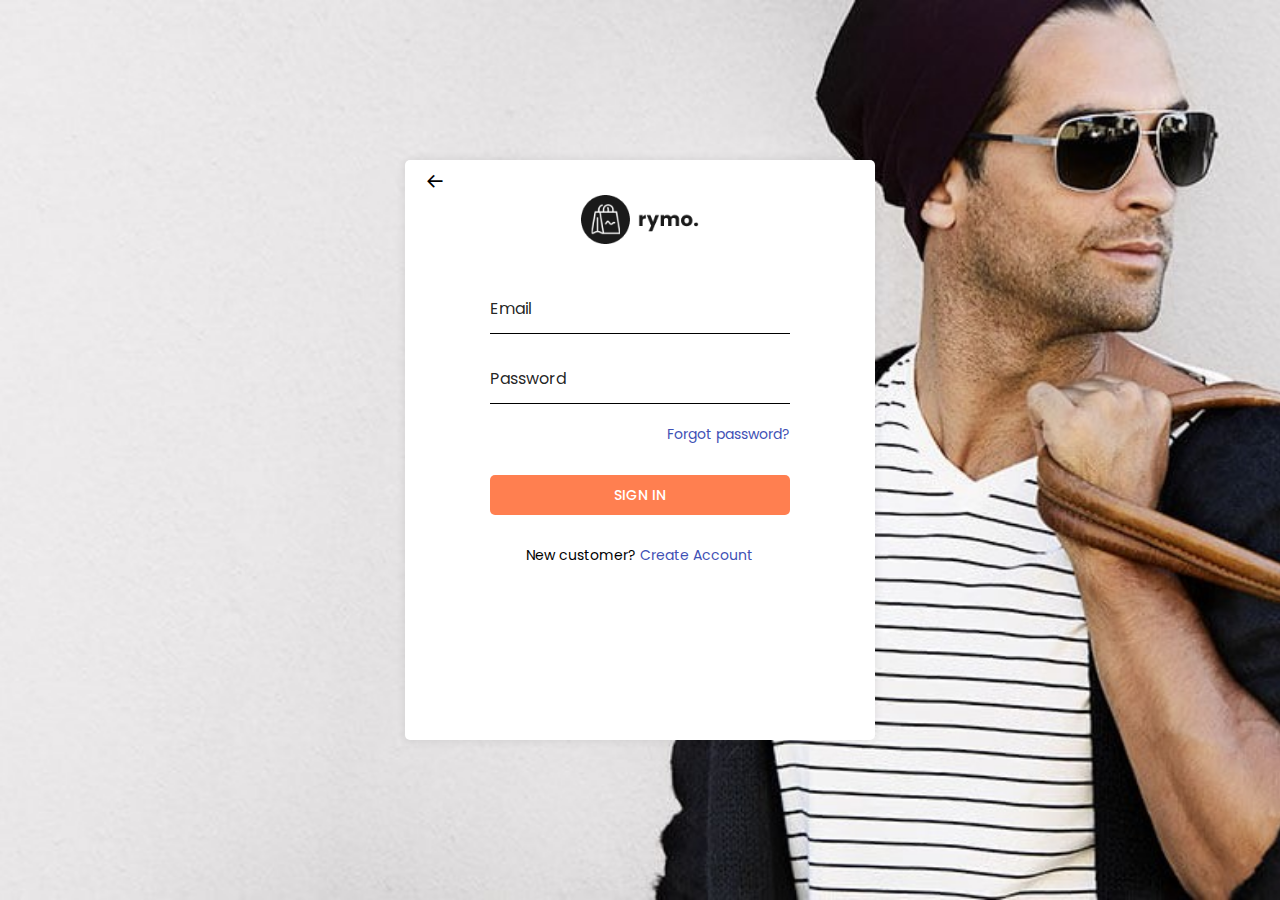
<file: login.html>
<!DOCTYPE html>
<html lang="en">
<head>
    <meta charset="UTF-8">
    <meta name="viewport" content="width=device-width, initial-scale=1.0, maximum-scale= 1.0, user-scalable= 
    no">
    <title>Login and Signup Page</title>
    <link href='https://unpkg.com/boxicons@2.1.4/css/boxicons.min.css' rel='stylesheet'>
    <link rel="stylesheet" href="style.css">
</head>
<style>
body {
    font-family: Arial, sans-serif;
    display: flex;
    justify-content: center;
    align-items: center;
    overflow: hidden;
    height: 100vh;
    background-image: url(img/back.jpg);
    background-size: cover;
    background-position: center;
    margin: 0;
}
</style>
<body>
    <div class="log-container">
        <i class='bx bx-arrow-back to-page' onclick="window.location.href='index.html'"></i>
            <img src="img/logo1.png" alt="">
        <div id="form-container">
            <form id="login-form">
                <input type="email" placeholder="Email" id="email" name="email" required>
                <input type="password" placeholder="Password" id="password" name="password" required>
                <a href="#" class="forget-password">Forgot password?</a>
                <button type="submit">Sign In</button>
                <p>New customer? <a href="#" id="create-account-link">Create Account</a></p>
            </form>
            
            <form id="signup-form" style="display: none;">
                <input type="text" id="name" name="name" required placeholder="Name">
                <input type="email" id="signup-email" name="email" required placeholder="Email">
                <input type="password" id="signup-password" name="password" required placeholder="Password">
                <input type="password" id="confirm-password" name="confirm-password" required placeholder="Confirm Password">
                
                <button type="submit">Sign Up</button>
                <p>Have an account? <a href="#" id="login-link">Log In</a></p>
            </form>
        </div>
    </div>
    <script>
        document.getElementById('create-account-link').addEventListener('click', function (e) {
    e.preventDefault();
    document.getElementById('login-form').style.display = 'none';
    document.getElementById('signup-form').style.display = 'block';
});

document.getElementById('login-link').addEventListener('click', function (e) {
    e.preventDefault();
    document.getElementById('signup-form').style.display = 'none';
    document.getElementById('login-form').style.display = 'block';
});

    </script>
</body>
</html>
</file>
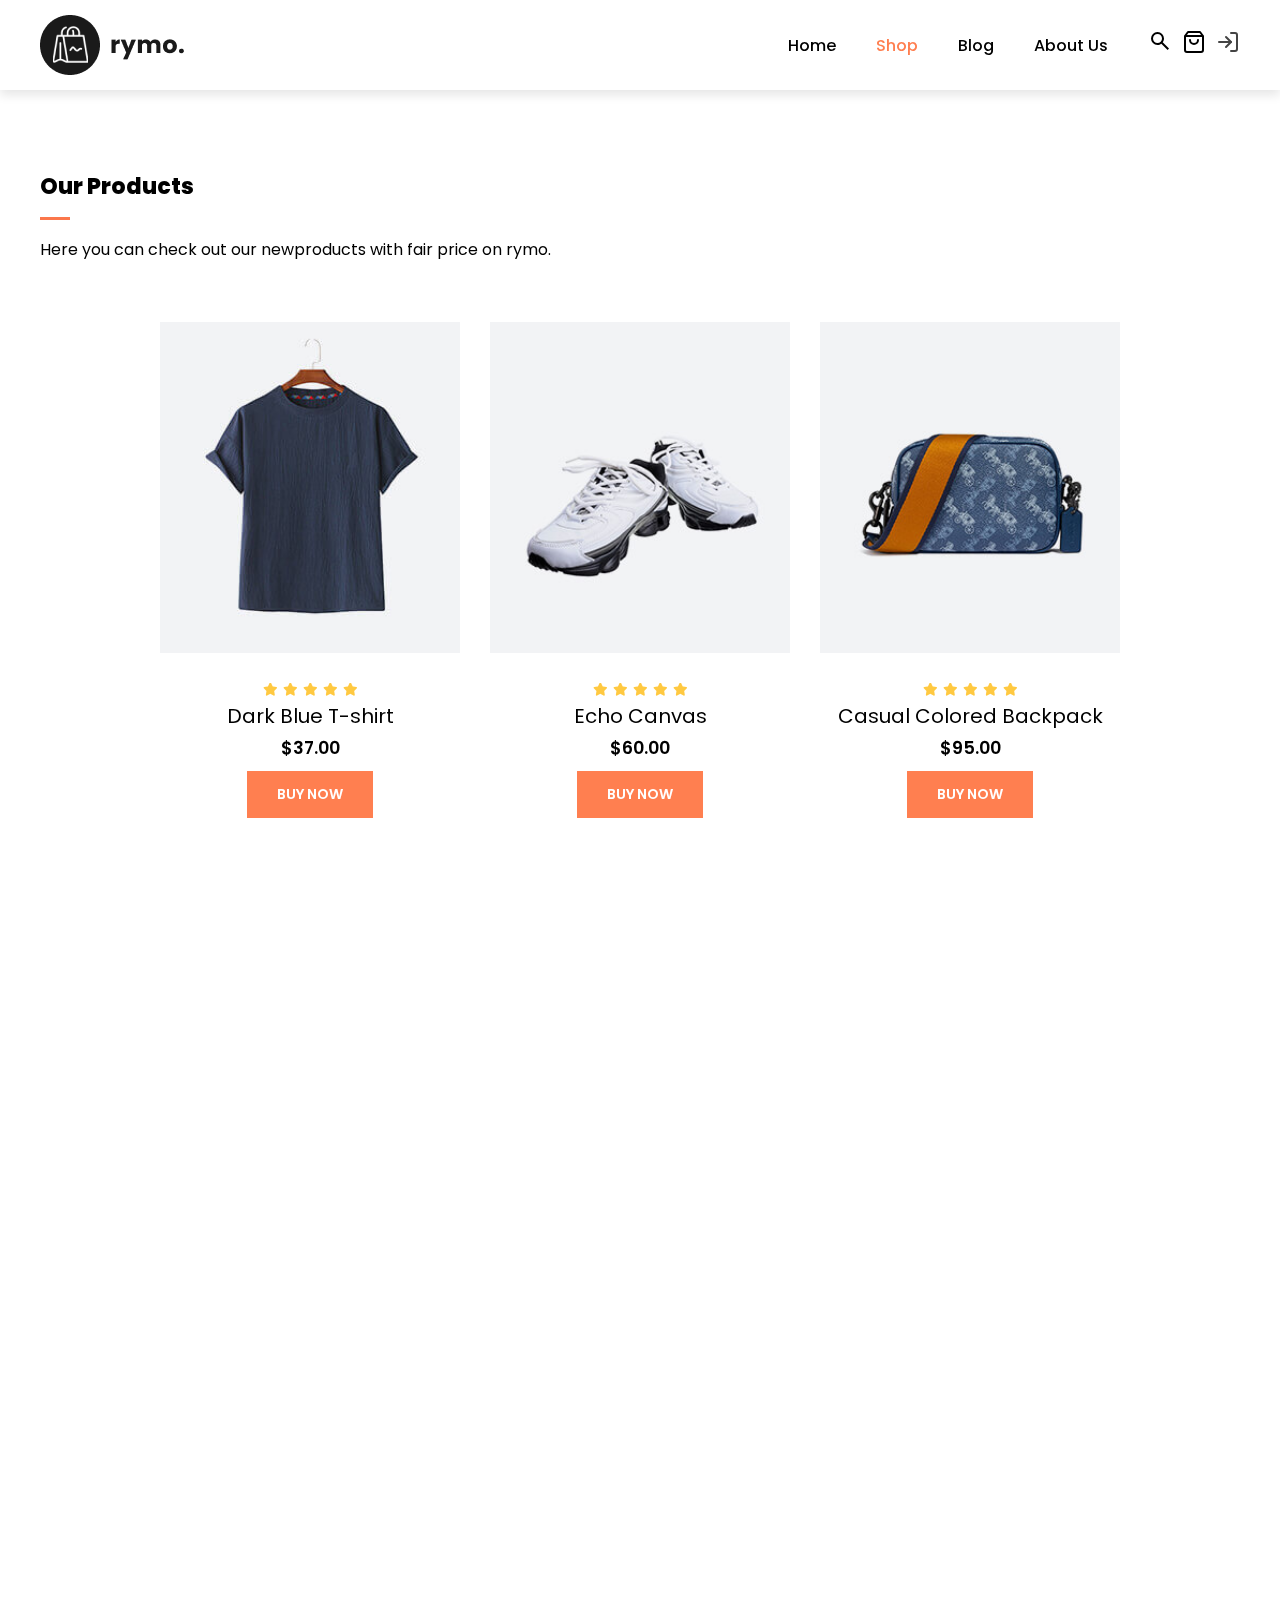
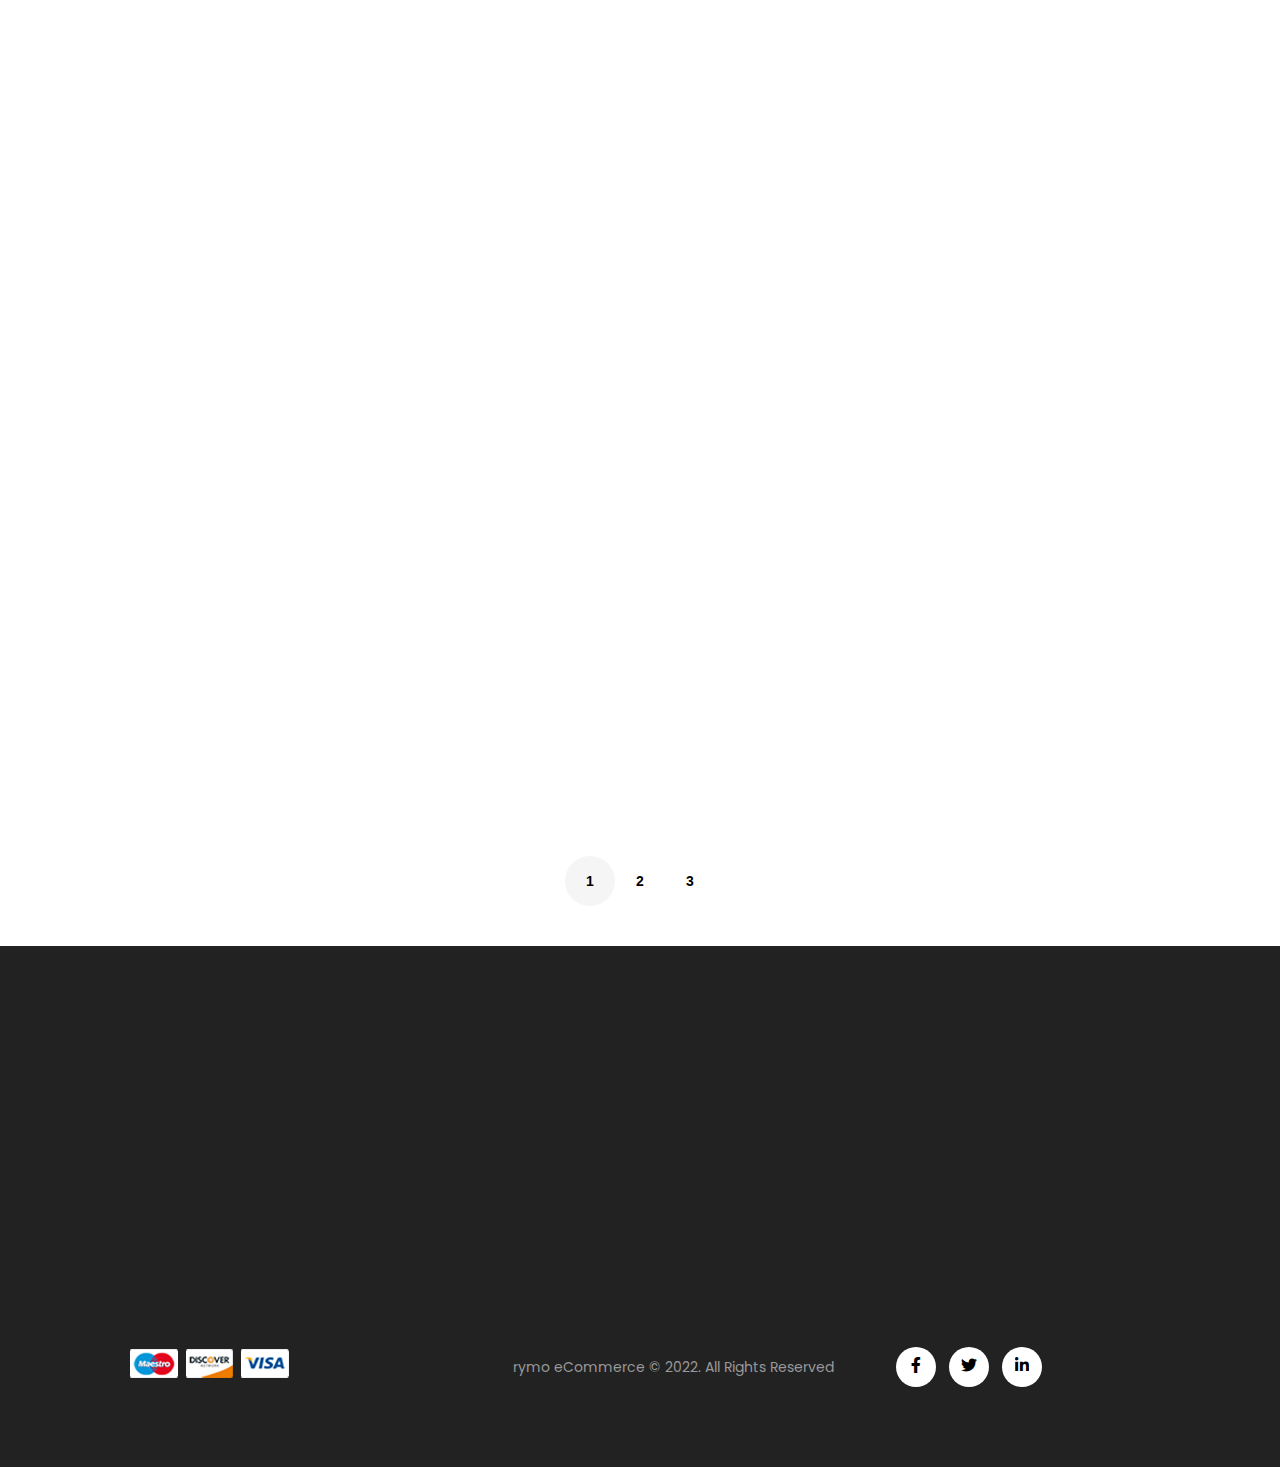
<file: shop.html>
<!DOCTYPE html>
<html lang="en">
<head>
    <meta charset="UTF-8">
    <meta name="viewport" content="width=device-width, initial-scale=1.0, maximum-scale= 1.0, user-scalable= 
    no">
    <title>Shop page</title>
    <link rel="stylesheet" href="style.css">
    <link href='https://unpkg.com/boxicons@2.1.4/css/boxicons.min.css' rel='stylesheet'>
    <link rel="stylesheet" href="fontawesome-free-6.4.2-web/css/all.css">
    <link rel="stylesheet" href="https://cdn.jsdelivr.net/npm/bootstrap-icons@1.11.3/font/bootstrap-icons.min.css">
    <link rel="stylesheet" href="https://unpkg.com/aos@next/dist/aos.css"/>
</head>
<body>
    <div>
        <div id="sidebar">
            <ul>
                <li onclick="HidesideBar()" class="close-sidebar"><svg xmlns="http://www.w3.org/2000/svg" height="30px" viewBox="0 -960 960 960" width="30px" fill="black"><path d="m256-200-56-56 224-224-224-224 56-56 224 224 224-224 56 56-224 224 224 224-56 56-224-224-224 224Z"/></svg></li>
                <li><a href="index.html" onclick="togglesiebar()">Home</a></li>
                <li><a href="shop.html" onclick="togglesiebar()" class="active">Shop</a></li>
                <li><a href="blog.html" onclick="togglesiebar()">Blog</a></li>
                <li><a href="" onclick="togglesiebar()">About Us</a></li>
                <hr>
                <li><a href="login.html" onclick="togglesiebar()">Log in</a></li>
            </ul>
        </div>
        <nav>
            <div class="logo">
                <i class="fa-solid fa-bars" onclick="showsideBar()"></i>
                <img src="img/logo1.png" alt="">
            </div>
            <span>
                <ul>
                    <li><a href="index.html">Home</a></li>
                    <li><a href="shop.html" class="active">Shop</a></li>
                    <li><a href="blog.html">Blog</a></li>
                    <li><a href="">About Us</a></li>
                </ul>
                <div class="icon-wrapper">
                    <i class="search-icon" style="cursor: pointer;">
                        <svg xmlns="http://www.w3.org/2000/svg" height="24px" viewBox="0 -960 960 960" width="24px" fill="black"><path d="M784-120 532-372q-30 24-69 38t-83 14q-109 0-184.5-75.5T120-580q0-109 75.5-184.5T380-840q109 0 184.5 75.5T640-580q0 44-14 83t-38 69l252 252-56 56ZM380-400q75 0 127.5-52.5T560-580q0-75-52.5-127.5T380-760q-75 0-127.5 52.5T200-580q0 75 52.5 127.5T380-400Z"/></svg>
                    </i>
                    <div class="cart-count-wrapper">
                        <svg xmlns="http://www.w3.org/2000/svg" width="24" height="24" fill="none" stroke="currentColor" stroke-width="2" stroke-linecap="round" 
                        stroke-linejoin="round" class=" feather-shopping-bag" id="cart-icon"><path d="M6 2L3 6v14a2 2 0 002 2h14a2 2 0 002-2V6l-3-4zM3 6h18M16 10a4 4 0 01-8 
                        0"></path></svg>
                        <span id="cart-count">0</span>
                    </div>
                    <div class="exit-icon">
                        <svg stroke="currentColor" onclick="window.location.href='login.html'" height="24px" width="24px" fill="none" stroke-width="2" viewBox="0 0 24 24" stroke-linecap="round" stroke-linejoin="round" height="1em" color="#444" width="1em" xmlns="http://www.w3.org/2000/svg" style="color: rgb(68, 68, 68);"><path d="M15 3h4a2 2 0 0 1 2 2v14a2 2 0 0 1-2 2h-4"></path><polyline points="10 17 15 12 10 7"></polyline><line x1="15" y1="12" x2="3" y2="12"></line></svg>
                    </div>
                </div>  
            </span>
        </nav>
    </div>
    <div id="search-bar">
        <input type="text" id="search-input" required placeholder="Search...">
        <button id="search-button">
            <svg stroke="currentColor" fill="currentColor" stroke-width="0" viewBox="0 0 512 512" font-size="20" height="1em" width="1em" xmlns="http://www.w3.org/2000/svg">
                <path fill="none" stroke-miterlimit="10" stroke-width="32" d="M221.09 64a157.09 157.09 0 10157.09 157.09A157.1 157.1 0 00221.09 64z"></path>
                <path fill="none" stroke-linecap="round" stroke-miterlimit="10" stroke-width="32" d="M338.29 338.29L448 448"></path>
            </svg>
        </button>
    </div>
    <div id="featured">
        <section class="products"> 
            <div class="title">
                <h2 data-aos="fade-down">Our Products</h2>
                <p data-aos="fade-down">Here you can check out our newproducts with fair price on rymo.</p>
            </div>
            <div id="clear-filters">
                <a href="#" id="clear-all-filters-link">Clear All Filter</a>
            </div>
            <div id="no-product-found">
                <p>No product found. <span><a href="#" id="clear-filter-link">Clear all filter</a></span></p>
                <h3 style="margin: 0 !important; padding: 0 !important;">Suggested products:</h3>
            </div>
            <div class="product-wrapper suggested" style="display: none;">
                <div class="product" data-id="39" data-aos="fade-up">
                    <img src="img/shoes/8.jpg" alt="" class="product-img">
                    <i class="fa fa-eye view" data-id="39"></i>
                    <span>
                        <i class="fa fa-star"></i>
                        <i class="fa fa-star"></i>
                        <i class="fa fa-star"></i>
                        <i class="fa fa-star"></i>
                        <i class="fa-solid fa-star-half-stroke"></i>
                    </span>
                    <p class="product-title">Casual Shoes</p>
                    <h4 class="product-price">$65.89</h4>
                    <button class="add-cart">BUY NOW</button>
                </div>
                <div class="product" data-id="26" data-aos="fade-up">
                    <img src="img/shop/26.jpg" alt="" class="product-img">
                    <i class="fa fa-eye view" data-id="26"></i>
                    <span>
                        <i class="fa fa-star"></i>
                        <i class="fa fa-star"></i>
                        <i class="fa fa-star"></i>
                        <i class="fa fa-star"></i>
                        <i class="fa fa-star"></i>
                    </span>
                    <p class="product-title">Green T-shirt</p>
                    <h4 class="product-price">$48.00</h4>
                    <button class="add-cart">BUY NOW</button>
                </div>
                <div class="product" data-id="29" data-aos="fade-up">
                    <img src="img/featured/3.jpg" alt="" class="product-img">
                    <i class="fa fa-eye view" data-id="29"></i>
                    <span>
                        <i class="fa fa-star"></i>
                        <i class="fa fa-star"></i>
                        <i class="fa fa-star"></i>
                        <i class="fa fa-star"></i>
                        <i class="fa fa-star"></i>
                    </span>
                    <p class="product-title">Casual Backpack</p>
                    <h4 class="product-price">$95.00</h4>
                    <button class="add-cart">BUY NOW</button>
                </div>
                <div class="product" data-id="10" data-aos="fade-up">
                    <img src="img/shop/10.jpg" alt="" class="product-img">
                    <i class="fa fa-eye view" data-id="10"></i>
                    <span>
                        <i class="fa fa-star"></i>
                        <i class="fa fa-star"></i>
                        <i class="fa fa-star"></i>
                        <i class="fa fa-star"></i>
                        <i class="fa fa-star"></i>
                    </span>
                    <p class="product-title">Vespera Wristwatch</p>
                    <h4 class="product-price">$95.00</h4>
                    <button class="add-cart">BUY NOW</button>
                </div>
            </div>
            <div class="product-wrapper">
                <div class="product" data-id="1" data-tab-id="1" data-aos="fade-up">
                    <img src="img/shop/1.jpg" alt="" class="product-img"> 
                    <i class="fa fa-eye view" data-id="1"></i>
                    <span>
                        <i class="fa fa-star"></i>
                        <i class="fa fa-star"></i>
                        <i class="fa fa-star"></i>
                        <i class="fa fa-star"></i>
                        <i class="fa fa-star"></i>
                    </span>
                    <p class="product-title">Dark Blue T-shirt</p>
                    <h4 class="product-price">$37.00</h4>
                    <button class="add-cart">BUY NOW</button>
                </div>
                <div class="product" data-id="2" data-tab-id="1" data-aos="fade-up">
                    <img src="img/shop/2.jpg" alt="" class="product-img">
                    <i class="fa fa-eye view" data-id="2"></i>
                    <span>
                        <i class="fa fa-star"></i>
                        <i class="fa fa-star"></i>
                        <i class="fa fa-star"></i>
                        <i class="fa fa-star"></i>
                        <i class="fa fa-star"></i>
                    </span>
                    <p class="product-title">Echo Canvas</p>
                    <h4 class="product-price">$60.00</h4>
                    <button class="add-cart">BUY NOW</button>
                </div>
                <div class="product" data-id="3" data-tab-id="1" data-aos="fade-up">
                    <img src="img/shop/3.jpg" alt="" class="product-img">
                    <i class="fa fa-eye view" data-id="2"></i>
                    <span>
                        <i class="fa fa-star"></i>
                        <i class="fa fa-star"></i>
                        <i class="fa fa-star"></i>
                        <i class="fa fa-star"></i>
                        <i class="fa fa-star"></i>
                    </span>
                    <p class="product-title">Casual Colored Backpack</p>
                    <h4 class="product-price">$95.00</h4>
                    <button class="add-cart">BUY NOW</button>
                </div>
                <div class="product" data-id="4" data-tab-id="1" data-aos="fade-up">
                    <img src="img/shop/4.jpg" alt="" class="product-img">
                    <i class="fa fa-eye view" data-id="4"></i>
                    <span>
                        <i class="fa fa-star"></i>
                        <i class="fa fa-star"></i>
                        <i class="fa fa-star"></i>
                        <i class="fa fa-star"></i>
                        <i class="fa fa-star"></i>
                    </span>
                    <p class="product-title">Blue Shoe</p>
                    <h4 class="product-price">$55.89</h4>
                    <button class="add-cart">BUY NOW</button>
                </div>
                <div class="product" data-id="5" data-tab-id="1" data-aos="fade-up">
                    <img src="img/shop/5.jpg" alt="" class="product-img">
                    <i class="fa fa-eye view" data-id="5"></i>
                    <span>
                        <i class="fa fa-star"></i>
                        <i class="fa fa-star"></i>
                        <i class="fa fa-star"></i>
                        <i class="fa fa-star"></i>
                        <i class="fa fa-star"></i>
                    </span>
                    <p class="product-title">Knit Cap</p>
                    <h4 class="product-price">$123.00</h4>
                    <button class="add-cart">BUY NOW</button>
                </div>
                <div class="product" data-id="6" data-tab-id="1" data-aos="fade-up">
                    <img src="img/shop/6.jpg" alt="" class="product-img">
                    <i class="fa fa-eye view" data-id="6"></i>
                    <span>
                        <i class="fa fa-star"></i>
                        <i class="fa fa-star"></i>
                        <i class="fa fa-star"></i>
                        <i class="fa fa-star"></i>
                        <i class="fa fa-star"></i>
                    </span>
                    <p class="product-title">Red Coat</p>
                    <h4 class="product-price">$140.00</h4>
                    <button class="add-cart">BUY NOW</button>
                </div>
                <div class="product" data-id="7" data-tab-id="1" data-aos="fade-up">
                    <img src="img/shop/7.jpg" alt="" class="product-img">
                    <i class="fa fa-eye view" data-id="7"></i>
                    <span>
                        <i class="fa fa-star"></i>
                        <i class="fa fa-star"></i>
                        <i class="fa fa-star"></i>
                        <i class="fa fa-star"></i>
                        <i class="fa fa-star"></i>
                    </span>
                    <p class="product-title">Retro Groove Shoe</p>
                    <h4 class="product-price">$95.00</h4>
                    <button class="add-cart">BUY NOW</button>
                </div>
                <div class="product" data-id="8" data-tab-id="1" data-aos="fade-up">
                    <img src="img/shop/8.jpg" alt="" class="product-img">
                    <i class="fa fa-eye view" data-id="8"></i>
                    <span>
                        <i class="fa fa-star"></i>
                        <i class="fa fa-star"></i>
                        <i class="fa fa-star"></i>
                        <i class="fa fa-star"></i>
                        <i class="fa fa-star"></i>
                    </span>
                    <p class="product-title">Navy Blue Coat</p>
                    <h4 class="product-price">$130.80</h4>
                    <button class="add-cart">BUY NOW</button>
                </div>
                <div class="product" data-id="9" data-tab-id="1" data-aos="fade-up">
                    <img src="img/shop/9.jpg" alt="" class="product-img">
                    <i class="fa fa-eye view" data-id="9"></i>
                    <span>
                        <i class="fa fa-star"></i>
                        <i class="fa fa-star"></i>
                        <i class="fa fa-star"></i>
                        <i class="fa fa-star"></i>
                        <i class="fa fa-star"></i>
                    </span>
                    <p class="product-title">Sling Backpack</p>
                    <h4 class="product-price">$39.50</h4>
                    <button class="add-cart">BUY NOW</button>
                </div>
                <div class="product" data-id="10" data-tab-id="1" data-aos="fade-up">
                    <img src="img/shop/10.jpg" alt="" class="product-img">
                    <i class="fa fa-eye view" data-id="10"></i>
                    <span>
                        <i class="fa fa-star"></i>
                        <i class="fa fa-star"></i>
                        <i class="fa fa-star"></i>
                        <i class="fa fa-star"></i>
                        <i class="fa fa-star"></i>
                    </span>
                    <p class="product-title">Vespera Wristwatch</p>
                    <h4 class="product-price">$95.00</h4>
                    <button class="add-cart">BUY NOW</button>
                </div>
                <div class="product" data-id="11" data-tab-id="1" data-aos="fade-up">
                    <img src="img/shop/11.jpg" alt="" class="product-img">
                    <i class="fa fa-eye view" data-id="11"></i>
                    <span>
                        <i class="fa fa-star"></i>
                        <i class="fa fa-star"></i>
                        <i class="fa fa-star"></i>
                        <i class="fa fa-star"></i>
                        <i class="fa fa-star"></i>
                    </span>
                    <p class="product-title">Female Cowboy Hat</p>
                    <h4 class="product-price">$38.49</h4>
                    <button class="add-cart">BUY NOW</button>
                </div>
                <div class="product" data-id="12" data-tab-id="1" data-aos="fade-up">
                    <img src="img/shop/12.jpg" alt="" class="product-img">
                    <i class="fa fa-eye view" data-id="12"></i>
                    <span>
                        <i class="fa fa-star"></i>
                        <i class="fa fa-star"></i>
                        <i class="fa fa-star"></i>
                        <i class="fa fa-star"></i>
                        <i class="fa fa-star"></i>
                    </span>
                    <p class="product-title">White Shoes</p>
                    <h4 class="product-price">$83.99</h4>
                    <button class="add-cart">BUY NOW</button>
                </div>
                <div class="product" data-id="13" data-tab-id="2"  data-aos="fade-up">
                    <img src="img/shop/13.jpg" alt="" class="product-img">
                    <i class="fa fa-eye view" data-id="13"></i>
                    <span>
                        <i class="fa fa-star"></i>
                        <i class="fa fa-star"></i>
                        <i class="fa fa-star"></i>
                        <i class="fa fa-star"></i>
                        <i class="fa fa-star"></i>
                    </span>
                    <p class="product-title">Elara Wristwatch</p>
                    <h4 class="product-price">$82.00</h4>
                    <button class="add-cart">BUY NOW</button>
                </div>
                <div class="product" data-id="14" data-tab-id="2" data-aos="fade-up">
                    <img src="img/shop/14.jpg" alt="" class="product-img">
                    <i class="fa fa-eye view" data-id="14"></i>
                    <span>
                        <i class="fa fa-star"></i>
                        <i class="fa fa-star"></i>
                        <i class="fa fa-star"></i>
                        <i class="fa fa-star"></i>
                        <i class="fa fa-star"></i>
                    </span>
                    <p class="product-title">Quest Canvas</p>
                    <h4 class="product-price">$75.00</h4>
                    <button class="add-cart">BUY NOW</button>
                </div>
                <div class="product" data-id="15" data-tab-id="2" data-aos="fade-up">
                    <img src="img/shop/15.jpg" alt="" class="product-img">
                    <i class="fa fa-eye view" data-id="15"></i>
                    <span>
                        <i class="fa fa-star"></i>
                        <i class="fa fa-star"></i>
                        <i class="fa fa-star"></i>
                        <i class="fa fa-star"></i>
                        <i class="fa fa-star"></i>
                    </span>
                    <p class="product-title">Gray Knit Cap</p>
                    <h4 class="product-price">$50.79</h4>
                    <button class="add-cart">BUY NOW</button>
                </div>
                <div class="product" data-id="16" data-tab-id="2" data-aos="fade-up">
                    <img src="img/shop/16.jpg" alt="" class="product-img">
                    <i class="fa fa-eye view" data-id="16"></i>
                    <span>
                        <i class="fa fa-star"></i>
                        <i class="fa fa-star"></i>
                        <i class="fa fa-star"></i>
                        <i class="fa fa-star"></i>
                        <i class="fa fa-star"></i>
                    </span>
                    <p class="product-title">Purple T-shirt</p>
                    <h4 class="product-price">$40.00</h4>
                    <button class="add-cart">BUY NOW</button>
                </div>
                <div class="product" data-id="17" data-tab-id="2" data-aos="fade-up">
                    <img src="img/shop/17.jpg" alt="" class="product-img">
                    <i class="fa fa-eye view" data-id="17"></i>
                    <span>
                        <i class="fa fa-star"></i>
                        <i class="fa fa-star"></i>
                        <i class="fa fa-star"></i>
                        <i class="fa fa-star"></i>
                        <i class="fa fa-star"></i>
                    </span>
                    <p class="product-title">Cityscape Coat</p>
                    <h4 class="product-price">$120.00</h4>
                    <button class="add-cart">BUY NOW</button>
                </div>
                <div class="product" data-id="18" data-tab-id="2" data-aos="fade-up">
                    <img src="img/shop/18.jpg" alt="" class="product-img">
                    <i class="fa fa-eye view" data-id="18"></i>
                    <span>
                        <i class="fa fa-star"></i>
                        <i class="fa fa-star"></i>
                        <i class="fa fa-star"></i>
                        <i class="fa fa-star"></i>
                        <i class="fa fa-star"></i>
                    </span>
                    <p class="product-title">Hunker Cap</p>
                    <h4 class="product-price">$38.78</h4>
                    <button class="add-cart">BUY NOW</button>
                </div>
                <div class="product" data-id="19" data-tab-id="2" data-aos="fade-up">
                    <img src="img/shop/19.jpg" alt="" class="product-img">
                    <i class="fa fa-eye view" data-id="19"></i>
                    <span>
                        <i class="fa fa-star"></i>
                        <i class="fa fa-star"></i>
                        <i class="fa fa-star"></i>
                        <i class="fa fa-star"></i>
                        <i class="fa fa-star"></i>
                    </span>
                    <p class="product-title">Hoddie</p>
                    <h4 class="product-price">$55.00</h4>
                    <button class="add-cart">BUY NOW</button>
                </div>
                <div class="product" data-id="20" data-tab-id="2" data-aos="fade-up">
                    <img src="img/shop/20.jpg" alt="" class="product-img">
                    <i class="fa fa-eye view" data-id="20"></i>
                    <span>
                        <i class="fa fa-star"></i>
                        <i class="fa fa-star"></i>
                        <i class="fa fa-star"></i>
                        <i class="fa fa-star"></i>
                        <i class="fa fa-star"></i>
                    </span>
                    <p class="product-title">Long Sleeve</p>
                    <h4 class="product-price">$75.00</h4>
                    <button class="add-cart">BUY NOW</button>
                </div>
                <div class="product" data-id="39" data-tab-id="3"  data-aos="fade-up">
                    <img src="img/shoes/8.jpg" alt="" class="product-img">
                    <i class="fa fa-eye view" data-id="39"></i>
                    <span>
                        <i class="fa fa-star"></i>
                        <i class="fa fa-star"></i>
                        <i class="fa fa-star"></i>
                        <i class="fa fa-star"></i>
                        <i class="fa-solid fa-star-half-stroke"></i>
                    </span>
                    <p class="product-title">Casual Shoes</p>
                    <h4 class="product-price">$65.89</h4>
                    <button class="add-cart">BUY NOW</button>
                </div>
                <div class="product" data-id="29" data-tab-id="3"  data-aos="fade-up">
                    <img src="img/featured/3.jpg" alt="" class="product-img">
                    <i class="fa fa-eye view" data-id="29"></i>
                    <span>
                        <i class="fa fa-star"></i>
                        <i class="fa fa-star"></i>
                        <i class="fa fa-star"></i>
                        <i class="fa fa-star"></i>
                        <i class="fa fa-star"></i>
                    </span>
                    <p class="product-title">Casual Backpack</p>
                    <h4 class="product-price">$95.00</h4>
                    <button class="add-cart">BUY NOW</button>
                </div>
                <div class="product" data-id="23" data-tab-id="3" data-aos="fade-up">
                    <img src="img/shop/23.jpg" alt="" class="product-img">
                    <i class="fa fa-eye view" data-id="23"></i>
                    <span>
                        <i class="fa fa-star"></i>
                        <i class="fa fa-star"></i>
                        <i class="fa fa-star"></i>
                        <i class="fa fa-star"></i>
                        <i class="fa fa-star"></i>
                    </span>
                    <p class="product-title">Light Green T-shirt</p>
                    <h4 class="product-price">$42.00</h4>
                    <button class="add-cart">BUY NOW</button>
                </div>
                <div class="product" data-id="24" data-tab-id="3" data-aos="fade-up">
                    <img src="img/shop/24.jpg" alt="" class="product-img">
                    <i class="fa fa-eye view" data-id="24"></i>
                    <span>
                        <i class="fa fa-star"></i>
                        <i class="fa fa-star"></i>
                        <i class="fa fa-star"></i>
                        <i class="fa fa-star"></i>
                        <i class="fa fa-star"></i>
                    </span>
                    <p class="product-title">White T-shirt</p>
                    <h4 class="product-price">$41.00</h4>
                    <button class="add-cart">BUY NOW</button>
                </div>
                <div class="product" data-id="22" data-tab-id="3"  data-aos="fade-up">
                    <img src="img/shop/22.jpg" alt="" class="product-img">
                    <i class="fa fa-eye view" data-id="22"></i>
                    <span>
                        <i class="fa fa-star"></i>
                        <i class="fa fa-star"></i>
                        <i class="fa fa-star"></i>
                        <i class="fa fa-star"></i>
                        <i class="fa fa-star"></i>
                    </span>
                    <p class="product-title">Sport Bag</p>
                    <h4 class="product-price">$50.00</h4>
                    <button class="add-cart">BUY NOW</button>
                </div>
                <div class="product" data-id="25" data-tab-id="3"  data-aos="fade-up">
                    <img src="img/shop/25.jpg" alt="" class="product-img">
                    <i class="fa fa-eye view" data-id="25"></i>
                    <span>
                        <i class="fa fa-star"></i>
                        <i class="fa fa-star"></i>
                        <i class="fa fa-star"></i>
                        <i class="fa fa-star"></i>
                        <i class="fa fa-star"></i>
                    </span>
                    <p class="product-title">Red T-shirt</p>
                    <h4 class="product-price">$45.00</h4>
                    <button class="add-cart">BUY NOW</button>
                </div>
                <div class="product" data-id="26" data-tab-id="3"  data-aos="fade-up">
                    <img src="img/shop/26.jpg" alt="" class="product-img">
                    <i class="fa fa-eye view" data-id="26"></i>
                    <span>
                        <i class="fa fa-star"></i>
                        <i class="fa fa-star"></i>
                        <i class="fa fa-star"></i>
                        <i class="fa fa-star"></i>
                        <i class="fa fa-star"></i>
                    </span>
                    <p class="product-title">Green T-shirt</p>
                    <h4 class="product-price">$48.00</h4>
                    <button class="add-cart">BUY NOW</button>
                </div>
                <div class="product" data-id="21" data-tab-id="3"  data-aos="fade-up">
                    <img src="img/shop/21.jpg" alt="" class="product-img">
                    <i class="fa fa-eye view" data-id="21"></i>
                    <span>
                        <i class="fa fa-star"></i>
                        <i class="fa fa-star"></i>
                        <i class="fa fa-star"></i>
                        <i class="fa fa-star"></i>
                        <i class="fa fa-star"></i>
                    </span>
                    <p class="product-title">Sweat Shirt </p>
                    <h4 class="product-price">$75.00</h4>
                    <button class="add-cart">BUY NOW</button>
                </div>
            </div>
        </section>
    </div>
    <div class="tabs" id="tab-buttons">
        <button class="tab-button active" data-tab-id="1">1</button>
        <button class="tab-button" data-tab-id="2">2</button>
        <button class="tab-button" data-tab-id="3">3</button>
    </div>
    
    
    <footer>
        <div class="text" data-aos="fade-down">
            <div class="wrapper one">
                <img src="img/logo2.png" alt="">
                <p>Lorem ipsum dolor sit amet, consectetur adipisicing elit. Ut nostrum temporibus nulla voluptas inventore totam, facilis quasi illum</p>
            </div>
            <div class="wrapper two">
                <h4>Featured</h4>
                <li>
                    <a href="shop.html">MEN</a>
                    <a href="shop.html">WOMEN</a>
                    <a href="shop.html">BOYS</a>
                    <a href="shop.html">GIRLS</a>
                    <a href="shop.html">NEW ARRIVALS</a>
                    <a href="shop.html">SHOES</a>
                    <a href="shop.html">CLOTHES</a>
                </li>
            </div>
            <div class="wrapper three"> 
                <h4>Contact us</h4>
                <p>ADDRESS <br>
                   <span>123 Street Name, City, US</span>
                </p>
                <p>PHONE<br>
                    <span>(123) 456-7890</span>
                 </p>
                 <p>EMAIL<br>
                    <span>rymo@mail.com</span>
                 </p>
            </div>
            <div class="wrapper four"> 
                <h4>Instagram</h4>
                <div>
                    <img src="img/insta/1.jpg" alt="">
                    <img src="img/insta/2.jpg" alt="">
                    <img src="img/insta/3.jpg" alt="">
                    <img src="img/insta/4.jpg" alt="">
                    <img src="img/insta/5.jpg" alt="">
                    <img src="img/insta/6.jpg" alt="">           
                </div>
            </div>
        </div>
        <div class="copyright">
            <span>
                <img src="img/payment.png" alt="">
            </span>
            <span>
                <p>rymo eCommerce © 2022. All Rights Reserved</p>
            </span>
            <div class="social-wrapper">
                <div class="social">
                    <a href=""><i class="fa-brands fa-facebook-f"></i></a>
                </div>
                <div class="social">
                    <a href=""><i class="fa-brands fa-twitter"></i></a>
                </div>
                <div class="social">
                    <a href=""><i class="fa-brands fa-linkedin-in"></i></a>
                </div>
            </div>
        </div>
    </footer>

    <div class="cart">
            <h2 class="cart-title">Your Cart(<span id="cart-title-count">0</span>)</h2> 
            <div class="cart-content">
            </div>
            <!--TOTAL-->
            <div class="total">
                <div class="total-title">Total</div>
                <div class="total-price">$0</div> 
            </div>
            <!--BUY BUTTON-->
            <button type="button" class="btn-buy">CHECKOUT</button>
            <!--CART CLOSE-->
            <svg xmlns="http://www.w3.org/2000/svg" height="30px" viewBox="0 -960 960 960" width="30px" fill="black" id="cart-close"><path d="m256-200-56-56 224-224-224-224 56-56 224 224 224-224 56 56-224 224 224 224-56 56-224-224-224 224Z"/></svg>     
    </div>
    <script src="index.js"></script>
    <script src="https://unpkg.com/aos@next/dist/aos.js"></script>
    <script>
        AOS.init({
          delay:20,
          duration:800,
          once:true,
        });
      </script>
</body>
</html>
</file>
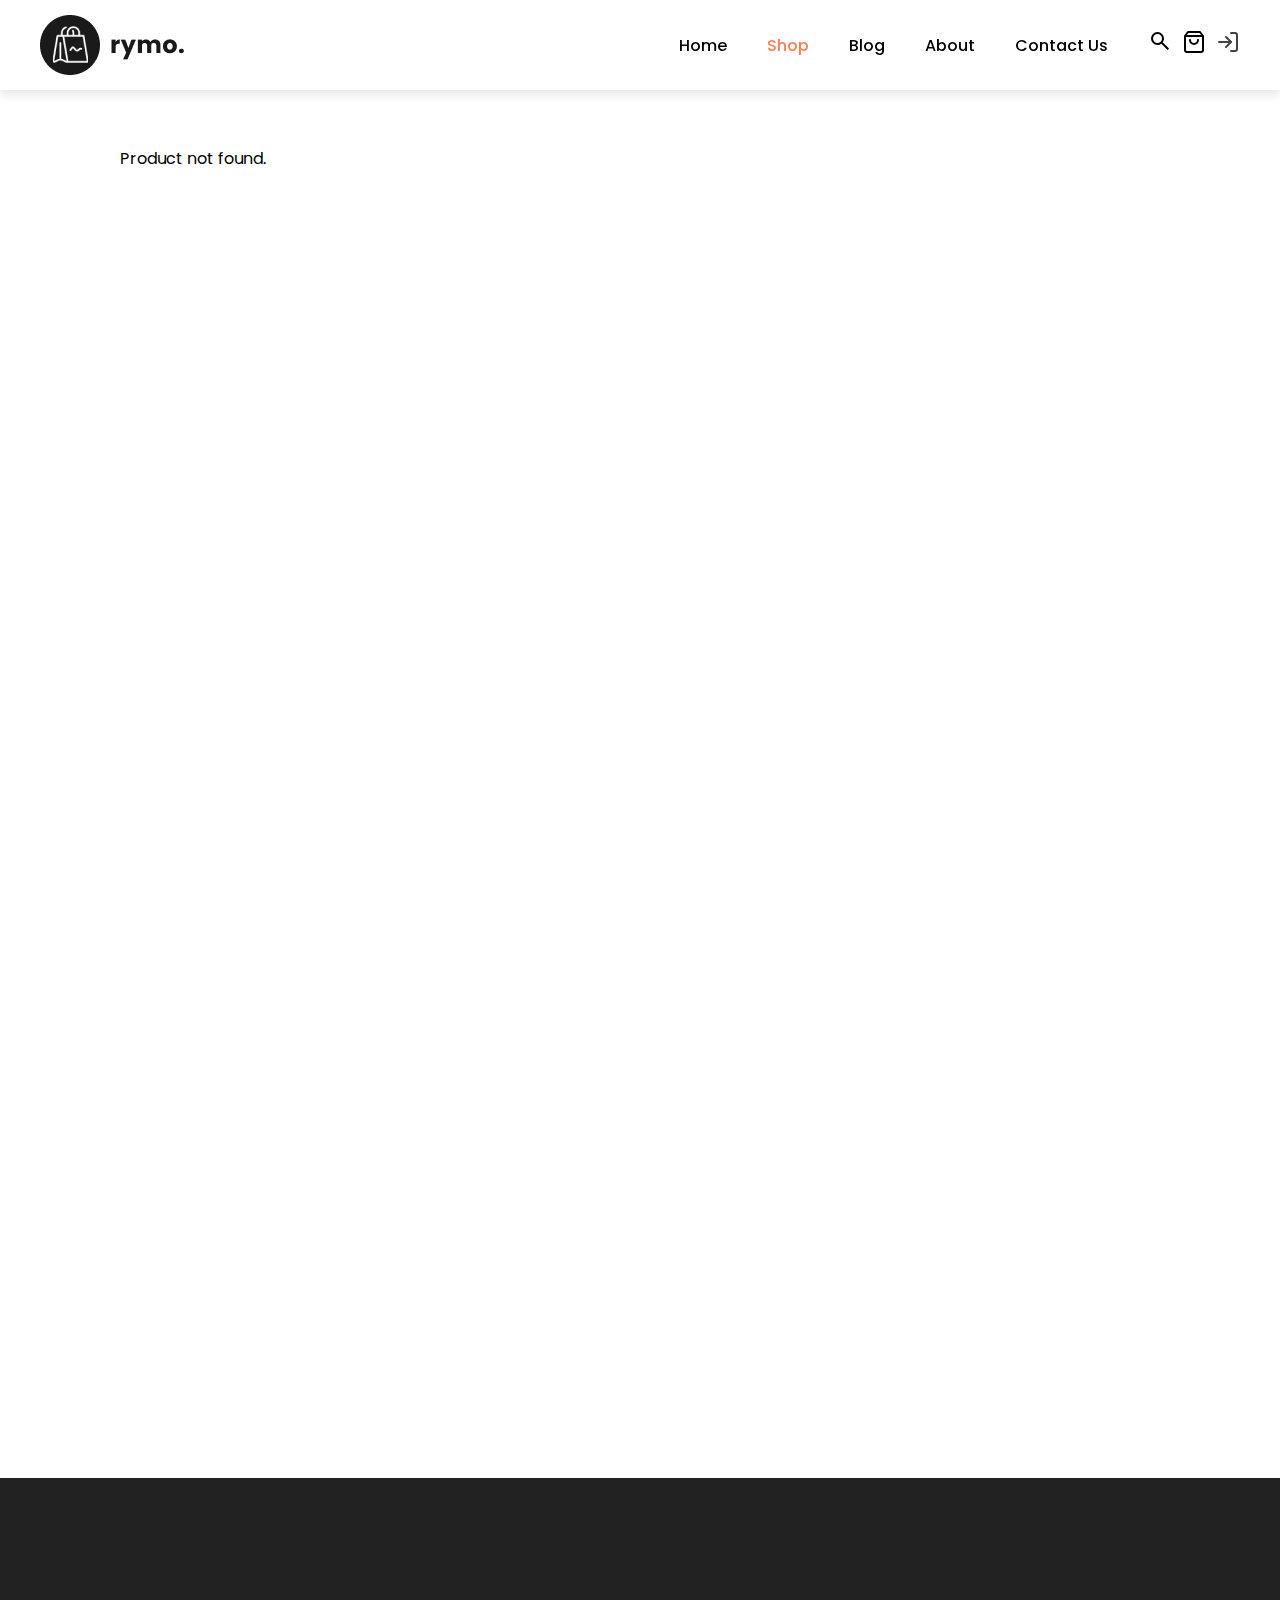
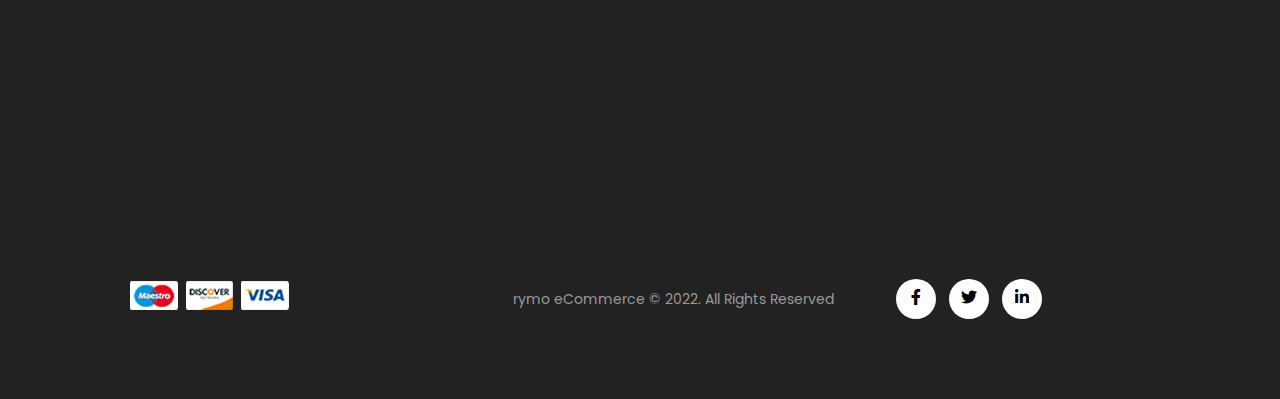
<file: sproduct.html>
<!DOCTYPE html>
<html lang="en">
<head>
    <meta charset="UTF-8">
    <meta name="viewport" content="width=device-width, initial-scale=1.0, maximum-scale= 1.0, user-scalable= 
    no">
    <title>Product Details</title>
    <link rel="stylesheet" href="style.css">
    <link href='https://unpkg.com/boxicons@2.1.4/css/boxicons.min.css' rel='stylesheet'>
    <link rel="stylesheet" href="fontawesome-free-6.4.2-web/css/all.css">
    <link rel="stylesheet" href="https://cdn.jsdelivr.net/npm/bootstrap-icons@1.11.3/font/bootstrap-icons.min.css">
    <link rel="stylesheet" href="https://unpkg.com/aos@next/dist/aos.css"/>

    <style>
        .small-image-group
        {
            display: flex;
            justify-content: space-between;
        }
        .small-img-col
        {
            flex-basis: 23%;
            cursor: pointer;
        }
        .image-gallery 
        {
            max-width: 400px;
        }
        .image-gallery .big-image
        {
            display: block;
            width: 400px;
            height: 465px;
            padding-bottom: 15px;
        }
        .image-gallery .small-img
        {
            height: 108px;
        }
        .image-gallery-details
        {
            width: 38%;
        }
        .image-gallery-details h4
        {
            margin: 1.25rem 0 1.25rem 0;
        }
        .image-gallery-details h3
        {
            padding: 1rem 0;
        }
        .image-gallery-details select
        {
            display: block;
            padding: 5px 10px;
            margin: 0px 0;
        }
        .image-gallery-details input
        {
            width: 50px;
            height: 40px;
            padding-left: 10px;
            font-size: 16px;
            margin-right: 10px;
        }
        .image-gallery-details input:focus
        {
            outline: none;
        }
        .image-gallery-details .buy-btn
        {
            background-color: #fb774b;
            opacity: 1;
            transition: 0.3s all;
            padding: 15px 25px;
        }

        .sproduct-wrapper
        {
            display: flex;
            gap: 30px;
            padding: 3.5rem 0 0 120px;
        }
        .products
        {
            padding: 80px 0 90px 0;
        }


    /*=============SINGLE PRODUCT PAGE==========*/
        @media screen and (max-width:912px) {
        .sproduct-wrapper
        {
        display: flex;
        flex-wrap: wrap;
        justify-content: center;
        padding: 3.5rem 40px;
        }
        .image-gallery 
        {
            max-width:100%;
            width: 100%;
        }
        .image-gallery .big-image
        {
            display: block;
            width: 100%;
            height: 670px;
            padding-bottom: 15px;
        }
        nav
        {
            padding: 0 40px !important;
        }
        .image-gallery-details
        {
            width: 100%;
        }
        .image-gallery .small-img
        {
            height: 150px;
        }
        }

        @media screen and (max-width:430px) {
        .image-gallery .small-img
        {
            height: 95px;
        }
        .image-gallery .big-image
        {
            height: 400px;    
        }
        nav
        {
            padding: 0 20px !important;
        }
        .sproduct-wrapper
        {
        padding: 3.5rem 20px;
        }
        }
    /*=============END==========*/
    </style>
</head>
<body>
    <div id="search-bar">
        <input type="text" id="search-input" required placeholder="Search...">
        <button id="search-button">
            <svg stroke="currentColor" fill="currentColor" stroke-width="0" viewBox="0 0 512 512" font-size="20" height="1em" width="1em" xmlns="http://www.w3.org/2000/svg">
                <path fill="none" stroke-miterlimit="10" stroke-width="32" d="M221.09 64a157.09 157.09 0 10157.09 157.09A157.1 157.1 0 00221.09 64z"></path>
                <path fill="none" stroke-linecap="round" stroke-miterlimit="10" stroke-width="32" d="M338.29 338.29L448 448"></path>
            </svg>
        </button>
    </div>
    <div>
        <div id="sidebar">
            <ul>
                <li onclick="HidesideBar()" class="close-sidebar"><svg xmlns="http://www.w3.org/2000/svg" height="30px" viewBox="0 -960 960 960" width="30px" fill="black"><path d="m256-200-56-56 224-224-224-224 56-56 224 224 224-224 56 56-224 224 224 224-56 56-224-224-224 224Z"/></svg></li>
                <li><a href="index.html" onclick="togglesiebar()">Home</a></li>
                <li><a href="shop.html" onclick="togglesiebar()" class="active">Shop</a></li>
                <li><a href="blog.html" onclick="togglesiebar()">Blog</a></li>
                <li><a href="" onclick="togglesiebar()">About Us</a></li>
                <hr>
                <li><a href="login.html" onclick="togglesiebar()">Log in</a></li>
            </ul>
        </div>
        <nav>
            <div class="logo">
                <i class="fa-solid fa-bars" onclick="showsideBar()"></i>
                <img src="img/logo1.png" alt="">
            </div>
            <span>
                <ul>
                    <li><a href="index.html">Home</a></li>
                    <li><a href="shop.html" class="active">Shop</a></li>
                    <li><a href="blog.html">Blog</a></li>
                    <li><a href="">About</a></li>
                    <li><a href="">Contact Us</a></li>
                </ul>
                <div class="icon-wrapper">
                    <i class="search-icon">
                        <svg xmlns="http://www.w3.org/2000/svg" height="24px" viewBox="0 -960 960 960" width="24px" fill="black"><path d="M784-120 532-372q-30 24-69 38t-83 14q-109 0-184.5-75.5T120-580q0-109 75.5-184.5T380-840q109 0 184.5 75.5T640-580q0 44-14 83t-38 69l252 252-56 56ZM380-400q75 0 127.5-52.5T560-580q0-75-52.5-127.5T380-760q-75 0-127.5 52.5T200-580q0 75 52.5 127.5T380-400Z"/></svg>
                    </i>
                    <div class="cart-count-wrapper">
                        <svg xmlns="http://www.w3.org/2000/svg" width="24" height="24" fill="none" stroke="currentColor" stroke-width="2" stroke-linecap="round" 
                        stroke-linejoin="round" class=" feather-shopping-bag" id="cart-icon"><path d="M6 2L3 6v14a2 2 0 002 2h14a2 2 0 002-2V6l-3-4zM3 6h18M16 10a4 4 0 01-8 
                        0"></path></svg>
                        <span id="cart-count">0</span>
                    </div>
                    <div class="exit-icon">
                        <svg stroke="currentColor" onclick="window.location.href='login.html'" height="24px" width="24px" fill="none" stroke-width="2" viewBox="0 0 24 24" stroke-linecap="round" stroke-linejoin="round" height="1em" color="#444" width="1em" xmlns="http://www.w3.org/2000/svg" style="color: rgb(68, 68, 68);"><path d="M15 3h4a2 2 0 0 1 2 2v14a2 2 0 0 1-2 2h-4"></path><polyline points="10 17 15 12 10 7"></polyline><line x1="15" y1="12" x2="3" y2="12"></line></svg>
                    </div>
                </div>  
            </span>
        </nav>
    </div>
    <div class="sproduct" style="padding-top: 90px !important;">
        <div class="sproduct-wrapper">
            <div class="image-gallery">
                <img src="" alt="" class="big-image" width="100%" id="MainImg">
                <div class="small-image-group">
                   <div class="small-img-col">
                        <img src="" alt="" class="small-img" width="100%">
                   </div>
                    <div class="small-img-col">
                        <img src="" alt="" class="small-img" width="100%">
                   </div>
                    <div class="small-img-col">
                        <img src="" alt="" class="small-img" width="100%">
                   </div>
                   <div class="small-img-col">
                    <img src="" alt="" class="small-img" width="100%">
               </div>
                </div>
            </div>
            <div class="image-gallery-details">
                <h6>HOME / <span class="product-category"></span></h6>
                <h3 class="product-title"></h3>
                <h2 class="product-price"></h2>
                <select>
                    <option>Select SIze</option>
                    <option>XL</option>
                    <option>XXL</option>
                    <option>Small</option>
                    <option>Large</option>
                </select>
                <input type="number" value="1">
                <div class="product" style="display: none;">
                    <p class="product-title"></p>
                    <h4 class="product-price"></h4>
                </div>
                <img src="" alt="" class="product-img" style="display: none;">

                <button class="buy-btn add-cart">Add To Cart</button>
                <h4>Product Details</h4>
            <span>Lorem ipsum dolor sit amet consectetur adipisicing elit. Laborum quaerat eum commodi vero assumenda, 
            repudiandae architecto perspiciatis quam totam. Natus numquam perferendis amet tempora, eligendi nam qui 
            cumque non tenetur.Lorem ipsum dolor sit amet consectetur adipisicing elit
            </span>
            </div>
        </div>
        <section class="products">
            <h2 data-aos="fade-down">Related Products</h2>
            <div class="product-wrapper">
                <div class="product" data-id="27" data-aos="fade-up">
                    <img src="img/featured/1.jpg" alt="" class="product-img">
                    <i class="fa fa-eye view" data-id="27"></i>
                    <span>
                        <i class="fa fa-star"></i>
                        <i class="fa fa-star"></i>
                        <i class="fa fa-star"></i>
                        <i class="fa fa-star"></i>
                        <i class="fa fa-star"></i>
                    </span>
                    <p class="product-title">Sport Boots</p>
                    <h4 class="product-price">$123.00</h4>
                    <button class="add-cart">BUY NOW</button>
                </div>
                <div class="product" data-id="28" data-aos="fade-up">
                    <img src="img/featured/2.jpg" alt="" class="product-img">
                    <i class="fa fa-eye view" data-id="28"></i>
                    <span>
                        <i class="fa fa-star"></i>
                        <i class="fa fa-star"></i>
                        <i class="fa fa-star"></i>
                        <i class="fa fa-star"></i>
                        <i class="fa fa-star"></i>
                    </span>
                    <p class="product-title">Casual Shoes</p>
                    <h4 class="product-price">$140.00</h4>
                    <button class="add-cart">BUY NOW</button>
                </div>
                <div class="product" data-id="29" data-aos="fade-up">
                    <img src="img/featured/3.jpg" alt="" class="product-img">
                    <i class="fa fa-eye view" data-id="29"></i>
                    <span>
                        <i class="fa fa-star"></i>
                        <i class="fa fa-star"></i>
                        <i class="fa fa-star"></i>
                        <i class="fa fa-star"></i>
                        <i class="fa fa-star"></i>
                    </span>
                    <p class="product-title">Casual Backpack</p>
                    <h4 class="product-price">$95.00</h4>
                    <button class="add-cart">BUY NOW</button>
                </div>
                <div class="product" data-id="30" data-aos="fade-up">
                    <img src="img/featured/4.jpg" alt="" class="product-img">
                    <i class="fa fa-eye view" data-id="30"></i>
                    <span>
                        <i class="fa fa-star"></i>
                        <i class="fa fa-star"></i>
                        <i class="fa fa-star"></i>
                        <i class="fa fa-star"></i>
                        <i class="fa fa-star"></i>
                    </span>
                    <p class="product-title">Comfy Knit Cap</p>
                    <h4 class="product-price">$25.99</h4>
                    <button class="add-cart">BUY NOW</button>
                </div>
            </div>
        </section>
    </div>
    <footer>
        <div class="text" data-aos="fade-down">
            <div class="wrapper one">
                <img src="img/logo2.png" alt="">
                <p>Lorem ipsum dolor sit amet, consectetur adipisicing elit. Ut nostrum temporibus nulla voluptas inventore totam, facilis quasi illum</p>
            </div>
            <div class="wrapper two">
                <h4>Featured</h4>
                <li>
                    <a href="shop.html">MEN</a>
                    <a href="shop.html">WOMEN</a>
                    <a href="shop.html">BOYS</a>
                    <a href="shop.html">GIRLS</a>
                    <a href="shop.html">NEW ARRIVALS</a>
                    <a href="shop.html">SHOES</a>
                    <a href="shop.html">CLOTHES</a>
                </li>
            </div>
            <div class="wrapper three"> 
                <h4>Contact us</h4>
                <p>ADDRESS <br>
                   <span>123 Street Name, City, US</span>
                </p>
                <p>PHONE<br>
                    <span>(123) 456-7890</span>
                 </p>
                 <p>EMAIL<br>
                    <span>rymo@mail.com</span>
                 </p>
            </div>
            <div class="wrapper four"> 
                <h4>Instagram</h4>
                <div>
                    <img src="img/insta/1.jpg" alt="">
                    <img src="img/insta/2.jpg" alt="">
                    <img src="img/insta/3.jpg" alt="">
                    <img src="img/insta/4.jpg" alt="">
                    <img src="img/insta/5.jpg" alt="">
                    <img src="img/insta/6.jpg" alt="">           
                </div>
            </div>
        </div>
        <div class="copyright">
            <span>
                <img src="img/payment.png" alt="">
            </span>
            <span>
                <p>rymo eCommerce © 2022. All Rights Reserved</p>
            </span>
            <div class="social-wrapper">
                <div class="social">
                    <a href=""><i class="fa-brands fa-facebook-f"></i></a>
                </div>
                <div class="social">
                    <a href=""><i class="fa-brands fa-twitter"></i></a>
                </div>
                <div class="social">
                    <a href=""><i class="fa-brands fa-linkedin-in"></i></a>
                </div>
            </div>
        </div>
    </footer>

    <div class="cart">
            <h2 class="cart-title">Your Cart(<span id="cart-title-count">0</span>)</h2> 
            <div class="cart-content">
            </div>
            <!--TOTAL-->
            <div class="total">
                <div class="total-title">Total</div>
                <div class="total-price">$0</div> 
            </div>
            <!--BUY BUTTON-->
            <button type="button" class="btn-buy">CHECKOUT</button>
            <!--CART CLOSE-->
            <svg xmlns="http://www.w3.org/2000/svg" height="30px" viewBox="0 -960 960 960" width="30px" fill="black" id="cart-close"><path d="m256-200-56-56 224-224-224-224 56-56 224 224 224-224 56 56-224 224 224 224-56 56-224-224-224 224Z"/></svg>     
    </div>
    <script>
        var MainImg = document.getElementById('MainImg');
        var smallimg = document.getElementsByClassName('small-img');

        smallimg[0].onclick = function(){
            MainImg.src = smallimg[0].src;
        }
        smallimg[1].onclick = function(){
            MainImg.src = smallimg[1].src;
        }
        smallimg[2].onclick = function(){
            MainImg.src = smallimg[2].src;
        }
        smallimg[3].onclick = function(){
            MainImg.src = smallimg[3].src;
        }
    </script>
    <script src="index.js"></script>
    <script src="https://unpkg.com/aos@next/dist/aos.js"></script>
    <script>
        AOS.init({
          delay:20,
          duration:800,
          once:true,
        });
      </script>
</body>
</html>
</file>
<file: style.css>
@import url("https://fonts.googleapis.com/css2?family=Poppins:wght@100;200;300;400;500;600;700;800;900&display=swap");
@import url('https://fonts.googleapis.com/css2?family=Comic+Neue:ital,wght@0,300;0,400;0,700;1,300;1,400;1,700&family=Jost:ital,wght@0,100..900;1,100..900&family=Poppins:ital,wght@0,100;0,200;0,300;0,400;0,500;0,600;0,700;0,800;0,900;1,100;1,200;1,300;1,400;1,500;1,600;1,700;1,800;1,900&family=Satisfy&display=swap');

* {
  margin: 0;
  padding: 0;
  overflow-x: hidden;
  box-sizing: border-box;
  font-family: "Poppins", sans-serif;
}
/*general styles*/
:root
{
    /* SHADOWS */
    --shadow-1: 0px 0px 25px 0px hsla(0, 0%, 0%, 0.25);
    --shadow-2: 1px 1px 5px rgba(0, 0, 0, 0.2);
    --shadow-3: 1px 1px 10px rgba(0, 0, 0, 0.2);  
}
h1 {
  font-size: 2.5rem;
  font-weight: 700;
}

h2 {
  font-size: 1.8rem;
  font-weight: 600;
}

h3 {
  font-size: 1.4rem;
  font-weight: 800;
}

h4 {
  font-size: 1.1rem;
  font-weight: 600;
}

h5 {
  font-size: 1rem;
  font-weight: 400;
  color: #1d1d1d;
}

h6 {
  color: #d8d8d8;
}

hr {
  width: 30px;
  height: 2px;
  background-color: #fb774b;
}
button{
  font-size: 16px;
  outline: none;
  border: none;
  background-color: black;
  color: white;
  cursor: pointer;
  padding: 13px 30px;
  text-transform: uppercase;
  transition: 0.3s ease;
  margin-top: 15px;
}
button:hover
{
  background-color: #3a3833;
}

/*CART STYLES*/
  .cart
  {
  position: fixed;
  top: 0;
  right: -100%;
  bottom: 0;
  z-index: 8000;
  height: 100vh;
  width: 360px;
  overflow-y: hidden;
  overflow-x: hidden;
  background-color:white;
  padding: 20px;
  transition: 0.4s !important;
}
.cart.active
{
  right: 0;
  transition: .5s;
}
.cart-title
{
  text-align: center;
  font-size: 1.5rem;
  font-weight: 600;
  margin-top: 2rem;
}
.cart-content
{
  max-height: 69%;
}
.cart-box
{
  display: grid;
  grid-template-columns: 32% 50% 10%;
  align-items: center;
  gap: 1rem;
  margin-top: 1rem;
}
.cart-img
{
  width: 100%;
  height: 100px;
  object-fit: contain;
  padding: 10px;
}
.detail-box
{
  display: grid;
  row-gap: .5rem;
}
.cart-product-title
{
  font-size: 1rem;
  text-transform: uppercase;
}
.cart-price
{
  font-weight: 500;
}
.cart-quantity
{
  border: 1px solid black;
  text-align: center;
  outline-color: 1px solid black;
  width: 2.4rem;
  font-size: 1rem;
}
.cart-remove
{
  font-size: 24px;
  color: red;
  cursor: pointer;
}
.total
{
  display: flex;
  justify-content: flex-end;
  border-top: 1px solid #000;
  margin-top: 1.3rem;
  padding-top: 5px;
}
.total-title
{
  font-size: 1rem;
  font-weight: 600;
}
.total-price
{
  margin-left: .5rem;
}
.btn-buy
{
  font-size: 1rem !important;
  font-weight: 500;
  display: flex;
  margin: 1.5rem auto 0 auto;
  background-color: #FB774B;
  bottom: none;
  padding: 12px 20px !important;
}
.btn-buy:hover
{
  background-color: #a74423;
}
#cart-close
{
  position: absolute;
  top: 1rem;
  right: .8rem;
  font-size: 2rem;
  color: black;
  cursor: pointer;
}
#cart-icon
{
  position: relative;
  cursor: pointer;
}
.cart-count-wrapper #cart-count
{
  position: absolute;
  top: 20px; 
  right: 74px; 
  background: red; 
  color: white; 
  cursor: pointer;
  border-radius: 50%; 
  padding: 0 5px; 
  font-size: 12px; 
  display: none;
}

/*main styles*/
body {
  font-family: "Poppins", sans-serif;
  overflow: hidden;
}
body.show::before
{
  content: '';
  position: fixed;
  top: 0;
  left: 0;
  bottom: 0;
  background-color:rgba(0, 0, 0, 0.4) ;
  right: 0;
  z-index: 1000;
  height: 100vh;
  overflow-y: hidden;
}
 nav 
{
  display: flex;
  padding: 0 40px;
  justify-content: space-between;
  height: 90px;
  box-shadow: 0 5px 10px rgba(0, 0, 0, 0.1);
  align-items: center;
  background-color: white;
  position: fixed;
  left: 0;
  right: 0;
  top: 0;
  z-index: 500;
  bottom: 0;
  overflow-x: hidden;
}
 nav span
{
  display: flex;
}
nav ul{
  gap: 40px;
  display: flex;
  align-items: center;
}
 nav ul li
{
  list-style-type: none;
}
 nav ul li a
{
  color: black;
  text-decoration: none;
  font-weight: 500;
}
nav ul li a.active
{
  color:rgb(255, 127, 80);
}
 nav ul li a:hover
{
  color:rgb(255, 127, 80) ;
}
 nav .icon-wrapper
{
  gap:10px;
  display: flex;
  padding-left: 40px;
  align-items: center;
  vertical-align: middle;
} 
nav .icon-wrapper i 
{
  font-size: 19px;
}
 nav .logo
{
  display: flex;
  align-items: center;
  gap: 10px;
}
 nav .logo i
{
  font-size: 19px;
  font-weight: bold;
  visibility: hidden;
  display: none;
}
 #sidebar
{
  position:fixed;
  top: 0 ;
  left: 0;
  width: 77%;
  visibility: hidden;
  opacity: 0;
  transform: translateX(-100%);
  background-color:white;
  transition: all 0.7s ease;
  overflow-x: hidden;
  z-index: 1000;
  animation: 0.5s ease-in-out;
}
#sidebar.show
{
  visibility: visible;
  opacity: 1;
  transform: translateX(0);
}
 #sidebar ul
{
  display: flex;
  flex-direction: column;
  height: 100vh;
  gap: 35px;
  align-items: start;
}
#sidebar ul a
{
  padding: 30px 0 0 30px;
}
#sidebar ul hr
{
  width: 100%;
  outline: none;
  margin: -15px 0;
}
#sidebar .close-sidebar
{
  padding: 30px 0 0 30px;
}
#sidebar ul a.active
{
  color:red  !important;
}
#section1 .home span
{
  color: coral;
}
#section1
{  background-image: url(img/back.jpg);
  background-size: cover;
  background-position: top 50px center;
  height:100vh;
  overflow: hidden;
  width: 100%;
}
#section1 .home .text
{
  position:absolute;
  top: 50%;
  transform: translateY(-50%);
  left: 120px;
  overflow-x: hidden;
  width: 420px;
}
 #sidebar ul li a
{
  color: black;
  text-decoration: none;
  font-weight: 500;
}
#section2
{
  overflow: hidden;
}
#section2 .brand-container
{
  display: flex;
  justify-content: center;
  flex-wrap: wrap;
  padding: 40px 0;
}
#section2 .new-container{
  display: flex;
  flex-wrap: wrap;
  justify-content: center;
}
.new-container .new
{
  overflow: hidden;
  position: relative;
  cursor: pointer;
  width: 447px;
  height: 447px;
}
.new .img-wrapper
{
  position: relative;
  width: 447px;
  object-fit: contain;
  height: 447px; 
} 
.new .img-wrapper::before
{
  content: "";
  top: 0;
  right: 0;
  left: 0;
  bottom: 0;
  position: absolute;
  width: 100%;
  visibility: hidden;
  opacity: 0;
  height: 100%;
  background-color: rgba(255, 0, 0, 0.32);
  transition: opacity 0.5s ease;
}
.new .img-wrapper img
{
  display: block;
  height: 100%;
  width: 100%;
}
.new-container .new .text
{
  position: absolute;
  top: 50%;
  height: auto;
  display: block;
  cursor: pointer !important;
  width: 100%;
  text-align: center;
  left: 50%;
  transform: translate(-50% , -50%);
}
.new-container .new.one .text
{
  text-align: left;
  padding-left: 10px;
}
.new-container .new.three .text
{
  text-align: right;
  padding-right: 10px;
}
.new:hover .img-wrapper::before
{
  visibility: visible;
  opacity: 1;
}
.new .text .shop-btn
{
  font-size: 14px;
  font-weight: 500;
  background-color: transparent;
  color: black;
  padding: 0;
  margin-top: 80px;
  border-bottom: 1px solid black;
  padding-bottom: 3px;
  width: max-content;
}
.new .text .shop-btn:hover
{
  color: white;
  border-color: white; 
}
#section3
{
  text-align: center;
  padding: 80px 0;
}
.product-wrapper
{
  display: flex;
  justify-content: center;
  column-gap: 30px;
  row-gap: 35px;
  flex-wrap: wrap;
  padding: 60px 0 0px 0;
  overflow: hidden;
}
.products h2
{
  font-size: 22px;
  font-weight: 800;
  padding-bottom: 17px;
  position: relative;
  width: max-content;
  margin: 0 auto;
}
.products h2::before
{
  content: '';
  top: 0;
  right: 0;
  bottom: 0;
  left: 0;
  position: absolute;
  width: 30px;
  margin: 0 auto;
  border-bottom: 3px solid #FB774B;
}
.products p
{
  padding-top: 17px;
}
.product-wrapper .product
{
  width: 300px;
  text-align: center;
  overflow: hidden;
  position: relative;
  gap: 23px;
  /*box-shadow: 0 2px 4px rgba(0, 0, 0, 0.1);*/
}
.product-wrapper .product:hover img
{
  opacity: 0.7;
}
.product-wrapper .product img
{
  width: 300px;
  height: 354px;
  position: relative;
  transition: 0.3s all;
  padding-bottom: 23px;
}
.product .view
{
  color: #FA916B;
  cursor: pointer;
  padding: 10px;
  cursor: pointer;
  border-radius: 50%;
  font-size: 18px;
  position: absolute;
  left: 50%;
  top: 33.5%;
  transform: translate(-50% , -50%);
  visibility: hidden;
  opacity: 0;
  transition:opacity 0.3s ease-in-out;
  background-color:white;
  transition: all 0.3s;
}
.product .view:hover
{
  background-color: #FA916B;
  color: white;
}
.product:hover .view
{
  visibility: visible;
  opacity: 1;
}
.product span
{
  color:#FFC941;
  display: flex;
  justify-content: center;
  gap: 5px;
}
.product span i
{
  font-size: 13px;
}
.product .product-title
{
  padding-top: 5px;
  font-size: 20px;
}
.product .product-price 
{
  padding: 4px 0 10px 0;
}
.product .text
{
  text-align: center;
}
.product .add-cart
{
  font-size: 14px;
  font-weight: 600;
  background-color: #FF7F50;
  transition: 0.3s ease-in-out;
  margin: 0;
}
.product:hover .add-cart
{
  background-color:#FA916B;
}
#section4
{
  position: relative;
  height: 70vh;
  width: 100%;  
}
#section4::before
{
  content: '';
  position: absolute;
  top: 0;
  right: 0;
  background-image: url(img/banner/2.jpg);
  left: 0;
  background-attachment: fixed;
  -webkit-background-attachment: fixed !important;
  bottom: 0;
  background-position:top 70px center;  
  background-size: cover;
}
#section4 .text
{
  padding-left:130px;
  position: absolute;
  overflow: hidden;
  top: 50%;
  transform: translateY(-50%);
}
#section4 .text h2
{
  font-size: 18px;
  color: rgb(216, 216, 216);
}
#section4 .text h1
{
  line-height: 1.2;
  overflow-y: hidden;
  color: white;
}
#section4 .text .shop-btn
{
  font-weight: 700;
  font-size: 13px;
  background-color: #FB774B;
}
#section5
{
  text-align: center;
  padding: 80px 0;
  overflow-x: hidden;
}
#section6
{
  text-align: center;
  padding: 80px 0;
  overflow-x: hidden;
}
#section6 .product-wrapper .product .image-wrapper
{
  width: 300px;
  height: initial;
}
#section7
{
  text-align: center;
  padding: 80px 0;
  overflow-x: hidden;
}
#section7 .product-wrapper .product .image-wrapper
{
  width: 300px;
  height: initial;
}
footer
{
  background-color: #222222;
  padding: 80px 0;
  display: flex;
  flex-direction: column;
  overflow-x: hidden;
  gap: 70px;
}
footer .text
{
  color: white;
  padding-left:130px;
  display: flex;
  flex-wrap: wrap;
  gap: 30px;
}
footer .text .wrapper
{
  width: 20%;
}
footer .text .wrapper h4
{
  font-size: 19px;
  font-weight: 700;
  padding-bottom: 15px;
}
footer .text .wrapper.one img
{
  padding-bottom: 15px;
}
footer .text .wrapper.one
{
  color:  rgb(153, 153, 153);
  font-size: 14px;
}
footer .text .wrapper.two li
{
  display: flex;
  flex-direction: column;
  gap: 10px;
}
.text .wrapper.two li a
{
  display: block;
  overflow-y: hidden;
  color: rgb(153, 153, 153);
  font-size: 14px;
  text-decoration: none;
}
.text .wrapper.two li a:hover
{
  text-decoration: underline;
  color: white;
}
footer .text .wrapper.three span
{
  font-size: 14px;
  color:  rgb(153, 153, 153);
  font-weight: 400;
}
.text .wrapper.three p
{
  line-height: 1.8;
  font-size: 16px;
  font-weight: 500;
  padding-bottom: 10px;
}
.text .wrapper.four div
{
  display: grid;
  grid-template-columns: 69px 69px 69px;
  grid-template-rows: 2;
  grid-gap: 15px;
}
.text .wrapper.four h4
{
  padding-bottom: 23px;
}
.text .wrapper.four div img
{
  width: 69px;
  height:  69px;
}
footer .copyright
{
  display: flex;
  align-items: center;
  flex-wrap: wrap;
  padding-left: 130px;
}
footer .copyright span
{
  width: 33.3%;
}
.copyright  p
{
  color:  rgb(153, 153, 153);
  font-size: 14px;
}
.copyright .social-wrapper 
{
  display: flex !important;
  gap: 13px !important;
}
.copyright .social-wrapper .social
{
  cursor: pointer;
  width: 40px;
  height: 40px;
  background-color: white;
  border-radius: 50%;
  display: flex;
  justify-content: center;
  align-items: center;
  transition: 0.3s ease;
} 
.copyright .social-wrapper a
{
  color: black;
}
.copyright .social:hover
{
  background-color: #FB774B;
}
.copyright .social:hover a,
.copyright .social:hover a i
{
  color: white;
}





/*shop styles*/
#featured
{
  padding: 90px 0 20px 0;
  margin-top: 80px;
}
#featured .products .title,
#featured .products .title h2,
#featured .products .title h2::before
{
  text-align:left ;
  margin: 0 !important;
}
#featured .products .title
{
  padding-left: 40px;
  text-align:left ;
  margin: 0 !important;
}

/*PAGINATION STYLES*/
.tab-button.active {
  box-shadow: inset var( 1px 1px 10px rgba(0, 0, 0, 0.2));
background-color: #F5F5F5 !important;
}
.tabs
{
  display: flex;
  justify-content: center;
  padding: 10px 0 40px 0;
}
.tabs .tab-button
{
  height: 50px;
  width: 50px;
  padding: initial;
  border-radius: 50%;
  background-color: initial;
  color: black;
  cursor: pointer;
  font-size: 14px;
  font-weight: 700;
  transition: 1000ms ease;
  font-family: Nunito, Sans-Serif;
}
/*PAGINATION STYLES END*/

/*shop styles END*/




/*=============BLOG STYLES==========*/
#blog
{
  margin-top: 80px;
  padding: 60px 0 100px 0;
}
#blog h1
{
  font-size: 29px;
  padding-bottom: 7px;
  padding-left:120px;
}
#blog hr
{
  color: #FB774B;
  height: 3px;
  border: 0;
  margin-left: 120px;
  width: 35px;
}
.blog-wrapper
{
  width: 540px;
  cursor: pointer;
  text-align: center; 
}
.blog-wrapper .image-wrapper
{
  width: 540px;
  position: relative;
  overflow: hidden;
  max-height: 304px;
}
.blog-wrapper .image-wrapper img
{
  width: 100%;
  height: 100%;
  display: block;
  transition: 0.3s ease;
}
.blog-wrapper .image-wrapper img:hover
{
  transform: scale(1.3) rotate(-10deg);
  opacity: 0.8;
}
.blog-wrapper p
{
  font-size: 22px;
  color:rgb(33, 37, 41);
  padding-top: 15px;
  transition: 0.2s all;
}
.blog-wrapper h5
{
  font-size: 16px;
  padding-top: 5px;
}
.blog-wrapper:hover p
{
  color: #fb774b;
}
#blog .banner
{
  width: 1110px;
  height: 310px;
}
#blog .banner img
{
  width: 100%;
  height: 100%;
  display: block;
}
.blog-wrapper.other .image-wrapper
{
  width: 350px;
  position: relative;
  overflow: hidden;
  max-height: 282px;
  border-radius: none !important;
}
.blog-wrapper.other p
{
  font-size: 18px;
  color:rgb(33, 37, 41);
  padding-top: 15px;
  transition: 0.2s all;
}
.blog-wrapper.other
{
  width: 350px;
  cursor: pointer;
  text-align: left; 
}
#blog .posts
{
  overflow: hidden;
  display: flex;
  flex-wrap: wrap; 
  justify-content: center;
  padding-top: 65px;
  row-gap: 60px;
  column-gap: 30px;
}
/*=============BLOG STYLES ENDS==========*/




/*=============LOGIN/SIGNIN STYLES==========*/

.log-container 
{
  width: 470px;
  height: 580px;
  text-align: center;
  display: flex;
  flex-direction: column;
  overflow: hidden;
  position: relative;
  background-color: white;
  align-items: center;
  border-radius: 5px;
  box-shadow: 0 0 10px rgba(0, 0, 0, 0.1);
}
.log-container img
{
  padding-top: 35px;
  padding-bottom: 20px;
  display: block;
  position: relative;
  height: initial;
  width: initial;
}
#form-container
{
  width: 64%;
  overflow-y: hidden;
  height: 100%;
  position: relative;
}
#form-container input
{
  width: 100%;
  height: 50px;
  outline: none;
  margin-top: 20px;
  border: none;
  border-bottom: 1px solid black;
  font-size: 16px;
}
#form-container  input::placeholder
{
 
  font-size: 16px;
  color:rgba(0, 0, 0, 0.87);
  transition: all 0.2s;
}
#form-container input:focus::placeholder,
#form-container input:not(:placeholder-shown)::placeholder
{
  font-size: 14px;
  color: #333;
  transform: translateY(-20px);

}
#form-container .forget-password
{
  color:rgb(63, 81, 181);
  display: block;
  padding-top: 20px;
  text-align: right;
  font-size: 14px;
  padding-bottom: 0;
  text-decoration: none;
}
#form-container .forget-password:hover
{
  text-decoration: underline;
}
#form-container button
{
  font-size: 14px;
  font-weight: 500;
  background-color:rgb(255, 127, 80);
  width: 100%;
  height: 40px;
  padding: 0;
  margin: 30px 0;
  border-radius: 5px;
}
#form-container button:hover
{
  background-color:rgb(226, 113, 73); 
}
#form-container p,
#form-container a
{
  font-size: 14px;
}
#form-container a
{
  color:rgb(63, 81, 181);
  text-decoration: none;
}
#form-container a:hover
{
  text-decoration: underline;
}
.log-container .to-page
{
  position: absolute;
  left: 0;
  top: 5px;
  padding: 6px 20px;
  border-radius: 5px;
  transition: 0.3s ease;
  font-size: 20px;
}
.log-container .to-page:hover
{
  background-color: #F5F5F5;
}


/*============= END==========*/

/*============= PRODUCT SEARCH BAR==========*/
#search-bar
{
  width: 100% !important;
  position: fixed;
  z-index: 60000;
  display: flex;
  justify-content: center;
  align-items: center;
  height: 105px;
  overflow: hidden;
  background-color: white;
  width: 100%;
  transform: translateY(-100%);
  transition: 0.3s all;
}
#search-bar.active
{
  transform: translateY(0);
  display: flex;
}
#search-bar input
{
  height: 47px !important;
  border-radius: 4px;
  font-size: 16px;
  border:1px solid #dddddd; 
  position: relative;
  padding-left: 22px;
  width: 95.5%;  
}
#search-bar button
{
  color:#AEADAD;
  position: absolute;
  right: 31px;
  height: 45px;
  width: 50px;
  display: flex;
  justify-content: center;
  align-items: center;
  background-color: initial;
  padding: 0px !important;
  border-radius: 50%;
  margin: 0 !important;
}
#search-bar button:hover,
#search-bar button:focus,
#search-bar button:active
{
  background-color:#f5f5f5;
}

#search-bar input:focus,
#search-bar input:active
{
  outline: 0;
}
#search-bar input::placeholder
{
  color: #b3b3b3;
  font-family: "Jost", sans-serif;
}
#clear-filters
{
  padding-left: 40px;
  display: none;
}
#clear-filters a 
{
  color:#5F56B5;
  padding: 10px 0 0 0;
  text-decoration: none;
}
#no-product-found
{
  padding-left: 40px;
  display: none;
}
#no-product-found p a
{
  text-decoration: none;
  color:#5F56B5;
}
#no-product-found p a:hover
{
  text-decoration: underline;
}
#no-product-found p
{
  padding: 12px 0 12px 20px;
  border-radius: 4px;
  margin-bottom: 20px;
  width: 90%;
  background-color: #E8F4FD;
}
/*============= PRODUCT SEARCH BAR END==========*/










/*=============BLOG PAGE==========*/
@media screen and (max-width:1024px) {
  .blog-wrapper
{
  width: 420px;
  cursor: pointer;
  text-align: center; 
}
.blog-wrapper .image-wrapper
{
  width: 420px;
  position: relative;
  overflow: hidden;
  max-height: 304px;
}
nav 
{
padding: 0 75px;
}
#blog h1
{
  padding-left:75px;
}
#blog hr
{
  margin-left: 75px;
}
#blog .banner
{
  width: 870px;
}

}
/*=============END==========*/

/*=============BLOG PAGE==========*/
@media screen and (max-width:1440px) {
.blog-nav nav 
{
padding: 0 75px;
}
#blog h1
{
  padding-left:140px;
}
#blog hr
{
  margin-left: 140px;
}

}


/*=============END==========*/

@media screen and (max-width:912px) {
  
  /*=============BLOG PAGE==========*/
  .blog-wrapper.other
  {
  width: 43%;
  }
  .blog-wrapper.other .image-wrapper
  {
  width: 100%;
  position: relative;
  overflow: hidden;
  }
  .blog-wrapper
  {
    width: 43%;
    cursor: pointer;
    text-align: center; 
  }
  .blog-wrapper .image-wrapper
  {
    width: 400px;
    position: relative;
    overflow: hidden;
    max-height: 304px;
  }
  #blog .posts
  {
  column-gap: 4%;
  }
  #blog h1
  {
  padding-left:0;
  margin-left: 0;
  width: 90%;
  margin: 0 auto;
  }
  #blog .line-wrapper
  {
    width: 90%;
    margin: 0 auto;
  }
  #blog .line-wrapper hr
  {
    margin: 0;
  }
  #blog .banner
  {
  width:90%;
  }
  .exit-icon 
  {
    display: none;
  }

  /*=============END==========*/



  /*LOGIN/SIGNUP PAGE*/

  .log-container 
  {
  width: 70%;
  height: 80vh;
  }

  /*END*/

  nav span ul
  {
  display: none;
  }
   nav .logo i
  {
  font-size: 19px;
  font-weight: bold;
  visibility: visible;
  display: initial;
  }
   nav 
  {
  display: flex;
  gap: none;
  justify-content: space-between;
  padding: 0 30px !important;
  }
  #section1 .home .text
  {
  position:absolute;
  left: 30px;
  width: 420px;
  }
  #section2 .brand-container
  {
    gap: 40px;
  }
  .new-container .new
  {
  width: 99%;
  height: initial;
  }
  .new .img-wrapper
  {
  width:100%;
  height: 100%; 
  } 
  #section4 .text {
  padding-left: 30px;
  }
  #section4 {
  background-position: center top 70px;
  background-position: center right 40%;
  }
  footer .copyright
  {
  padding-left: 40px;
    gap:30px;
  }
  footer .text
  {
  padding-left:40px;
  gap: 30px;
  }
  footer .text .wrapper
  {
  width: 45%;
  gap:0;
  }
  footer .copyright span
  {
  width: 45%;
  }
  .cart-count-wrapper #cart-count
  {
  top: 20px; 
  right: 28px; 
  }

  /*SEARCH BAR*/

  #no-product-found p
  {
  border-radius: 4px;
  width: 100%;
  }
  #no-product-found
  {
  padding: 0 30px !important;
  }
  /*SEARCH BAR END*/

}  

@media screen and (max-width:450px) {
  .cart-content
  {
  max-height: 55%;
  }
  .cart-count-wrapper #cart-count
  {
  right: 12px; 
  }
   nav span ul
  {
  display: none;
  }
   nav .logo i
  {
  font-size: 19px;
  font-weight: bold;
  visibility: visible;
  }
   nav 
  {
  padding: 0 15px !important;
  gap: 0px;
  }
  #section1 .home .text
  {
    position:absolute;
    top: 46%;
    transform: translateY(-50%); 
    left: 20px;
    width: initial;
  }
  #section1
  {
  background-position: top 70px center;
  }
  #section4 .text h1
  {
    font-size: 36px;
  }
  #section5 .products .product-wrapper .product,
  #section6 .products .product-wrapper .product,
  #section7 .products .product-wrapper .product
  {
  width:100%;
  }
  #section5 .product-wrapper .product .product-img
  {
  width:90%;
  height: 450px;
  }
  #section6 .product-wrapper .product .product-img,
  #section7 .product-wrapper .product .product-img
  {
    height: initial;
    width: 90%;
  }
  .products p
  {
  padding: 17px 5px 0 5px;
  }
  footer .text
  {
  padding:0 30px 0 30px;
  gap: 30px;
  }
  footer .text .wrapper
  {
  width: 100%;
  gap:0px;
  }
  footer .copyright span
  {
  width: 100%;
  }
  footer .copyright
  {
  padding:0 30px 0 30px;
  }



  /*==SHOP PAFGE RESPONSIVENESS MAX-WIDTH 450PX==*/
  #featured .products .title,
  #featured .products .title h2,
  #featured .products .title h2::before
  {
  text-align:left ;
  margin: 0 !important;
  }
  #featured .products .title p
  {
    padding-left: 0;
  }
  #featured .products .title
  {
  padding-left: initial;
  text-align:left ;
  width: 90%;
  margin: 0 auto !important;
  }
  .products .product-wrapper .product
  {
  width: 100%;
  text-align: center;
  }
  .product-wrapper .product img
  {
  width: 90%;
  height: initial;
  }
  /*==SHOP PAFGE RESPONSIVENESS MAX-WIDTH 450PX END==*/

    /*=============BLOG PAGE==========*/
    .blog-wrapper.other
    {
    height: 100%;
    width: 93%;
    }
    .blog-wrapper.other .image-wrapper
    {
    width: 100%;
    height: 500px;
    }
    .blog-wrapper
    {
      width: 93%;
      cursor: pointer;
      text-align: center; 
    }
    #blog .posts
    {
    column-gap: 4%;
    }
    #blog .banner
    {
    width:95%;
    height: 120px;
    }  

  /*=============END==========*/

  /*LOGIN/SIGNUP PAGE*/

  .log-container 
  {
  width: 88%;
  height: 85vh;
  overflow-y: hidden;
  }
  #form-container
  {
  width: 80%;
  }
  /*END*/

  /*SEARCH BAR*/
  #search-bar input
  {
  width: 90%;  
  }
  #search-bar button
  {
  right: 22px;
  }
  #no-product-found p
  {
  border-radius: 4px;
  width: 100%;
  }
  #no-product-found
  {
    width: 90%;
    margin: 0 auto;
    padding: 0 !important;
  }
  #clear-filters
  {
    padding: 0 !important;
    width: 90%;
    margin: 0 auto;
  }
  /*SEARCH BAR END*/

  /*PAGINATION STYLES*/
  .tab-button.active {
  background-color: #F5F5F5 !important;
  }
  .tabs
  {
    padding: 20px 0 40px 0;
  }
  /*PAGINATION STYLES END*/

}




@media screen and (max-width:375px) {
  #section1 .home .text
  {
    width: 70%;
  }
  #section1 .home .text
  {
    position:absolute;
    top: 50%;
  }
  #section1 .home .text h1
  {
    line-height:1.3;
    overflow-y: hidden;
    font-size: 32px;
  }
}
@media screen and (max-width:320px) {
  .cart
  {
  width: 320px;
  }
  .cart-box
  {
  grid-template-columns: 30% 50% 10%;
  }
}
</file>
